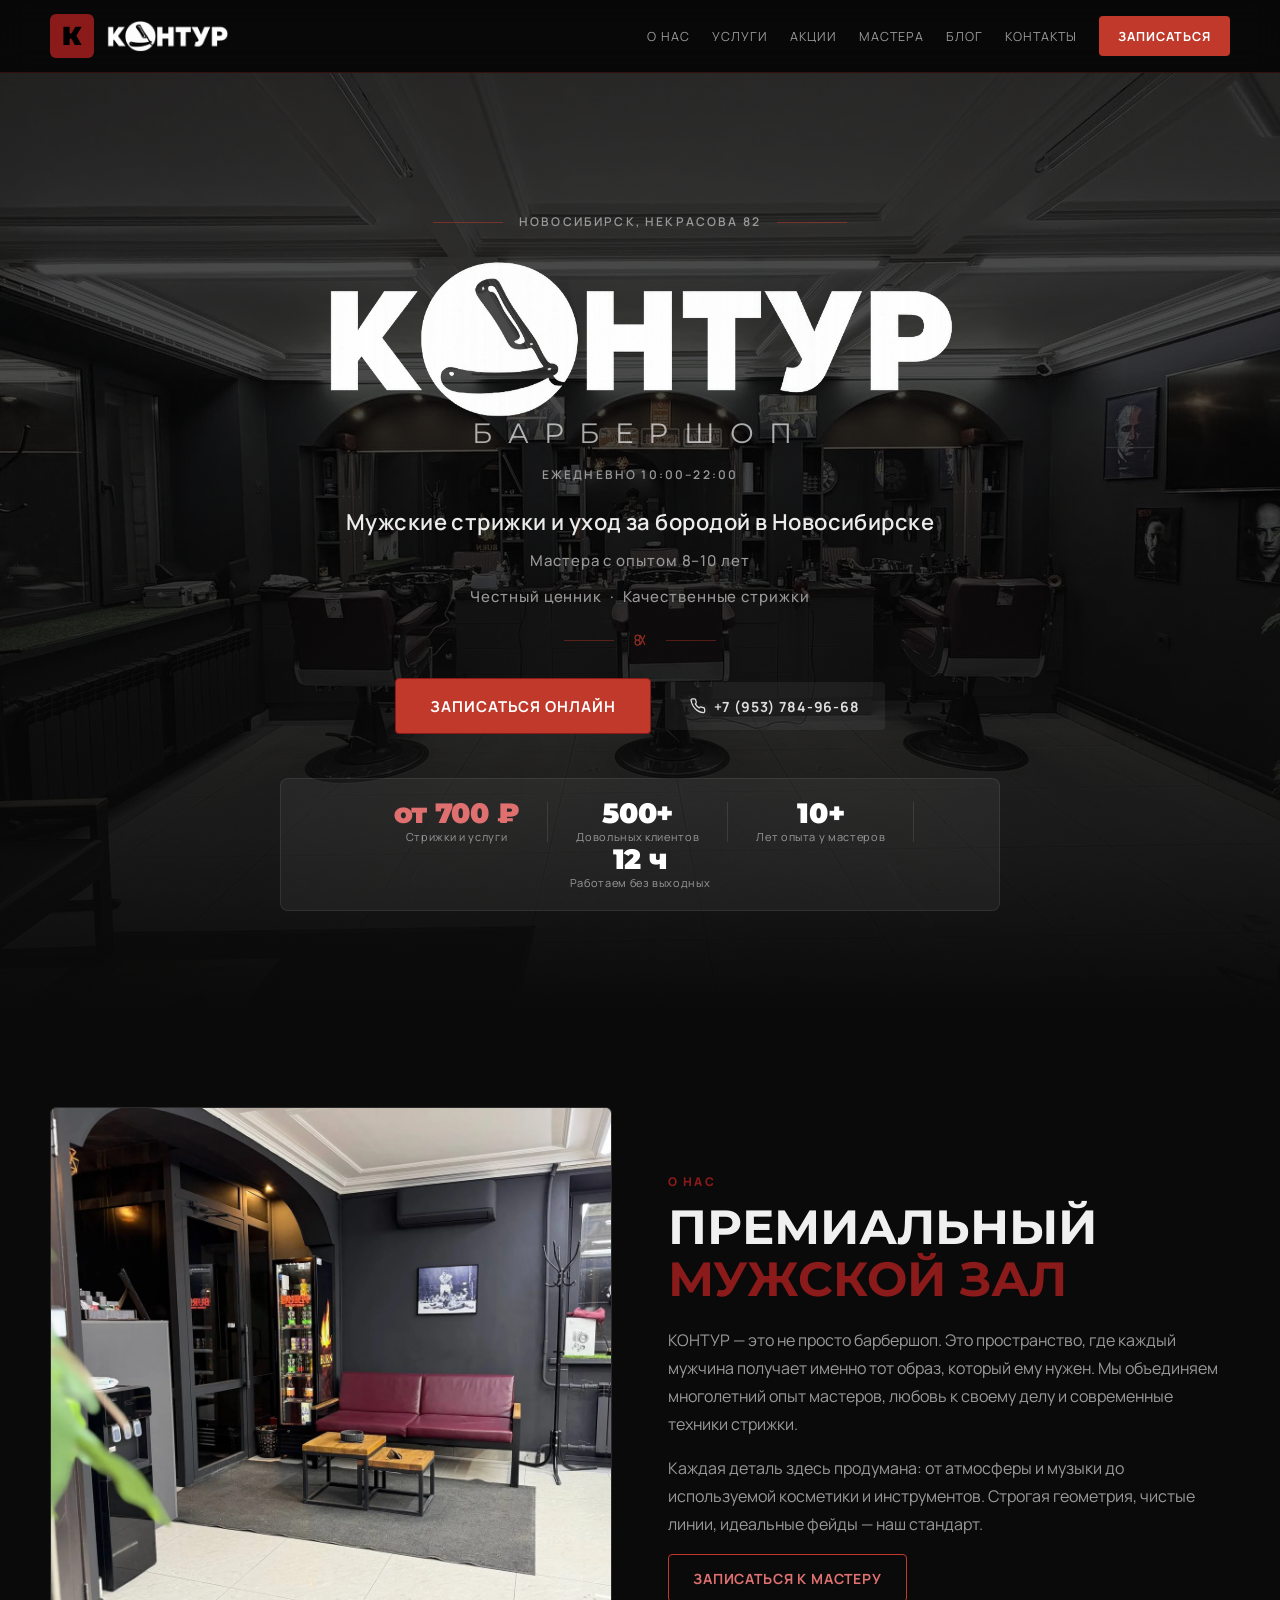
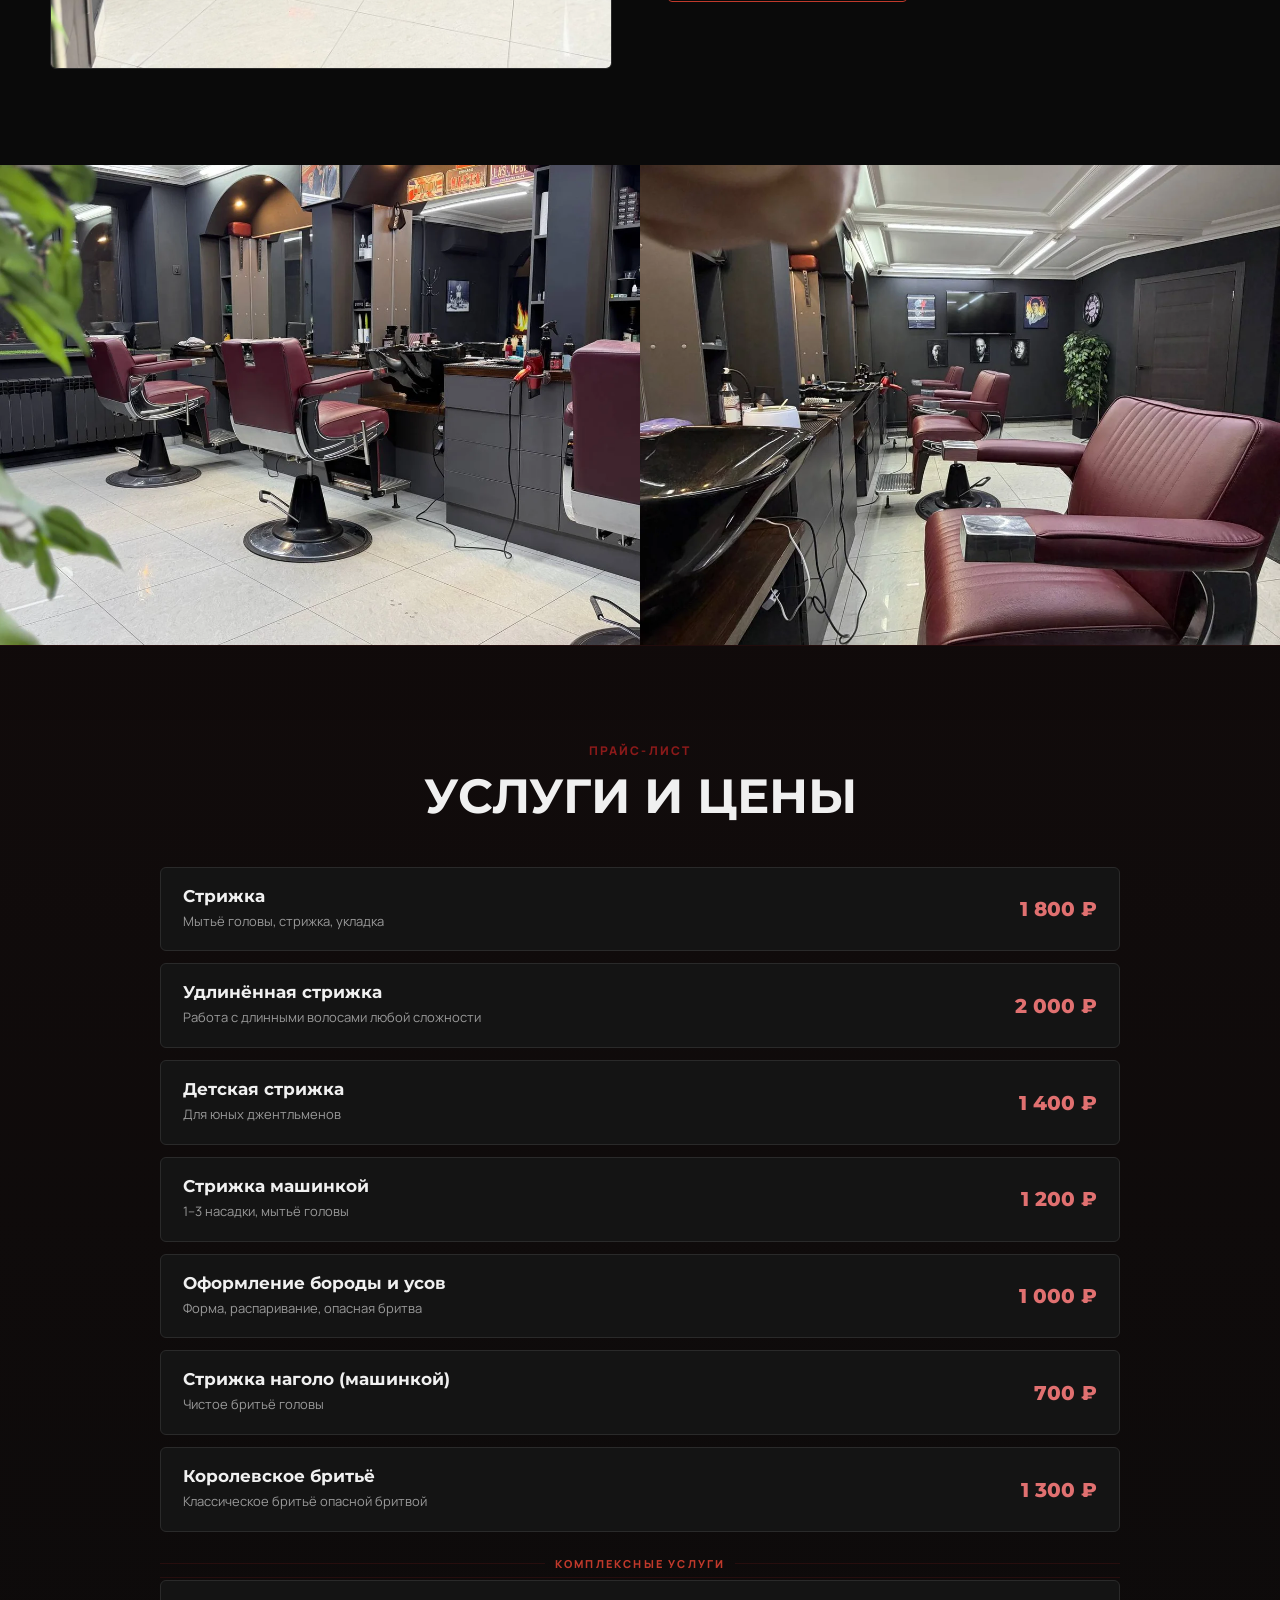
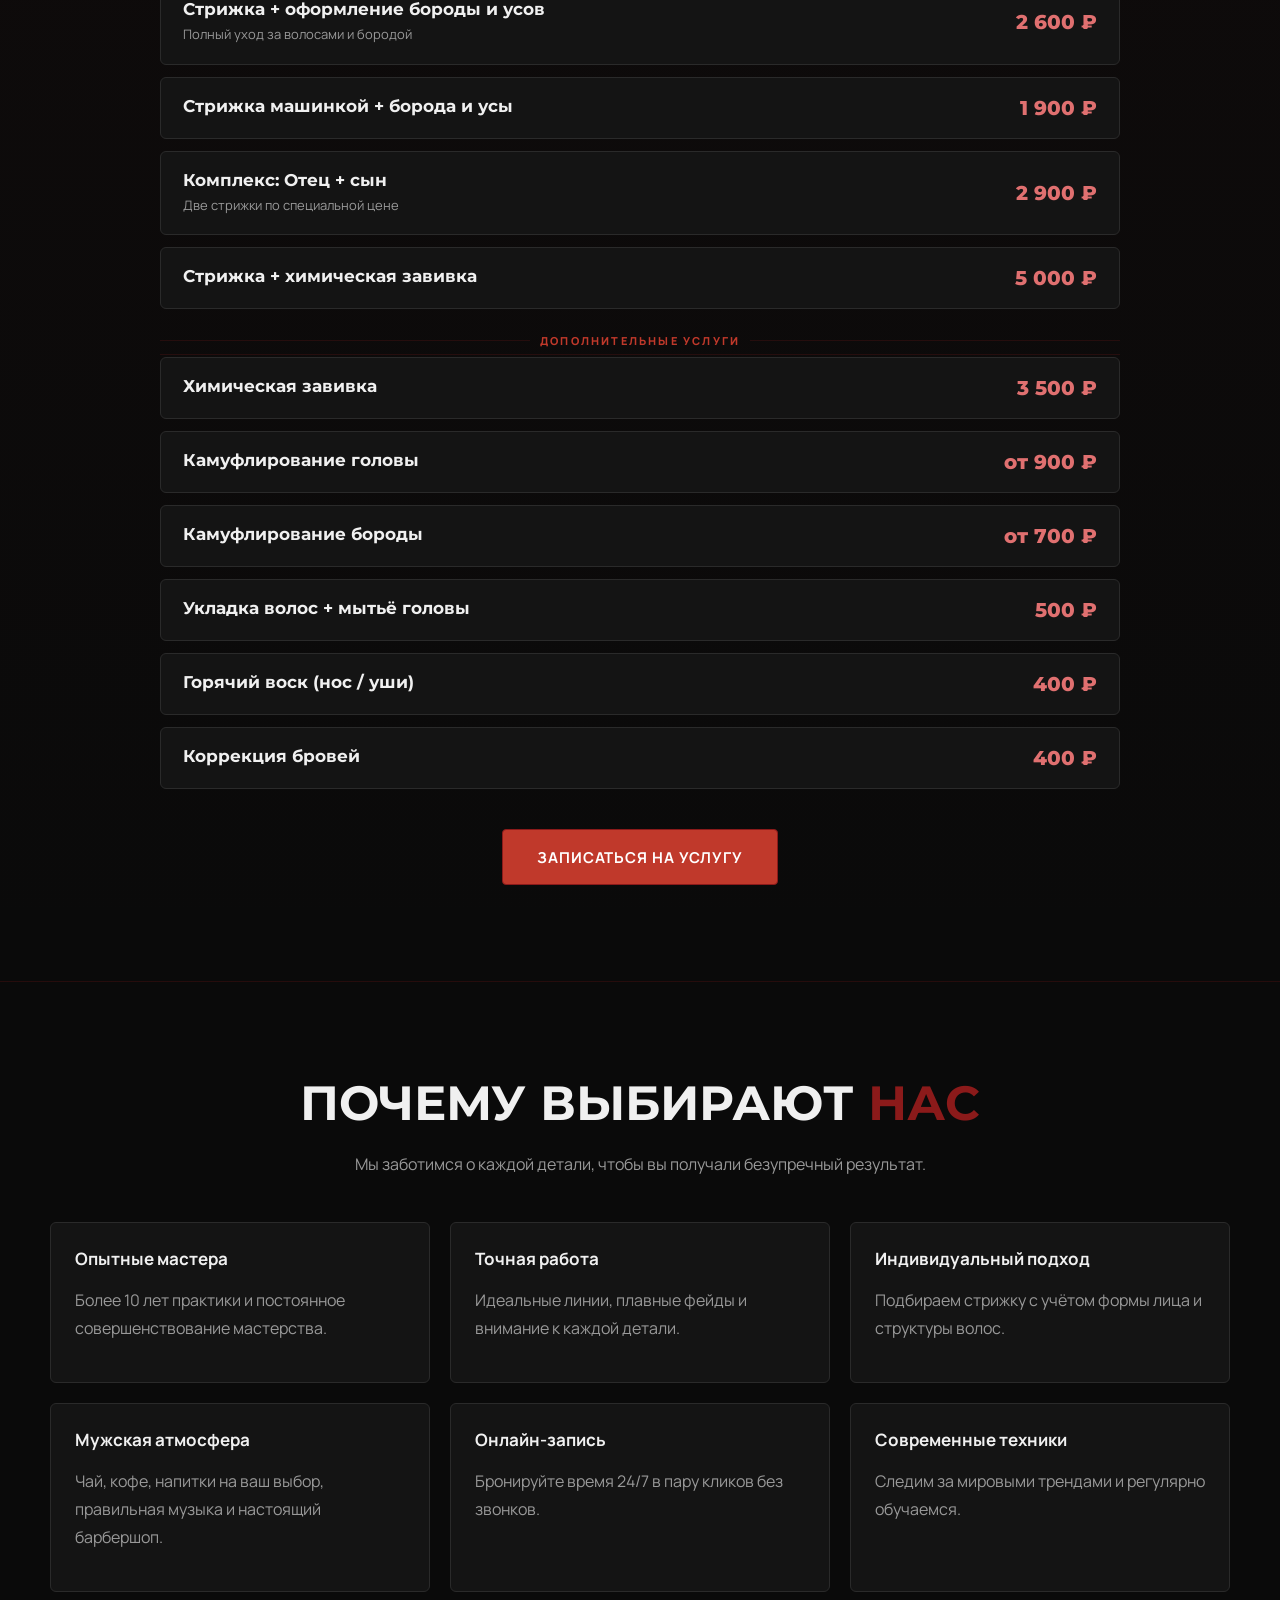
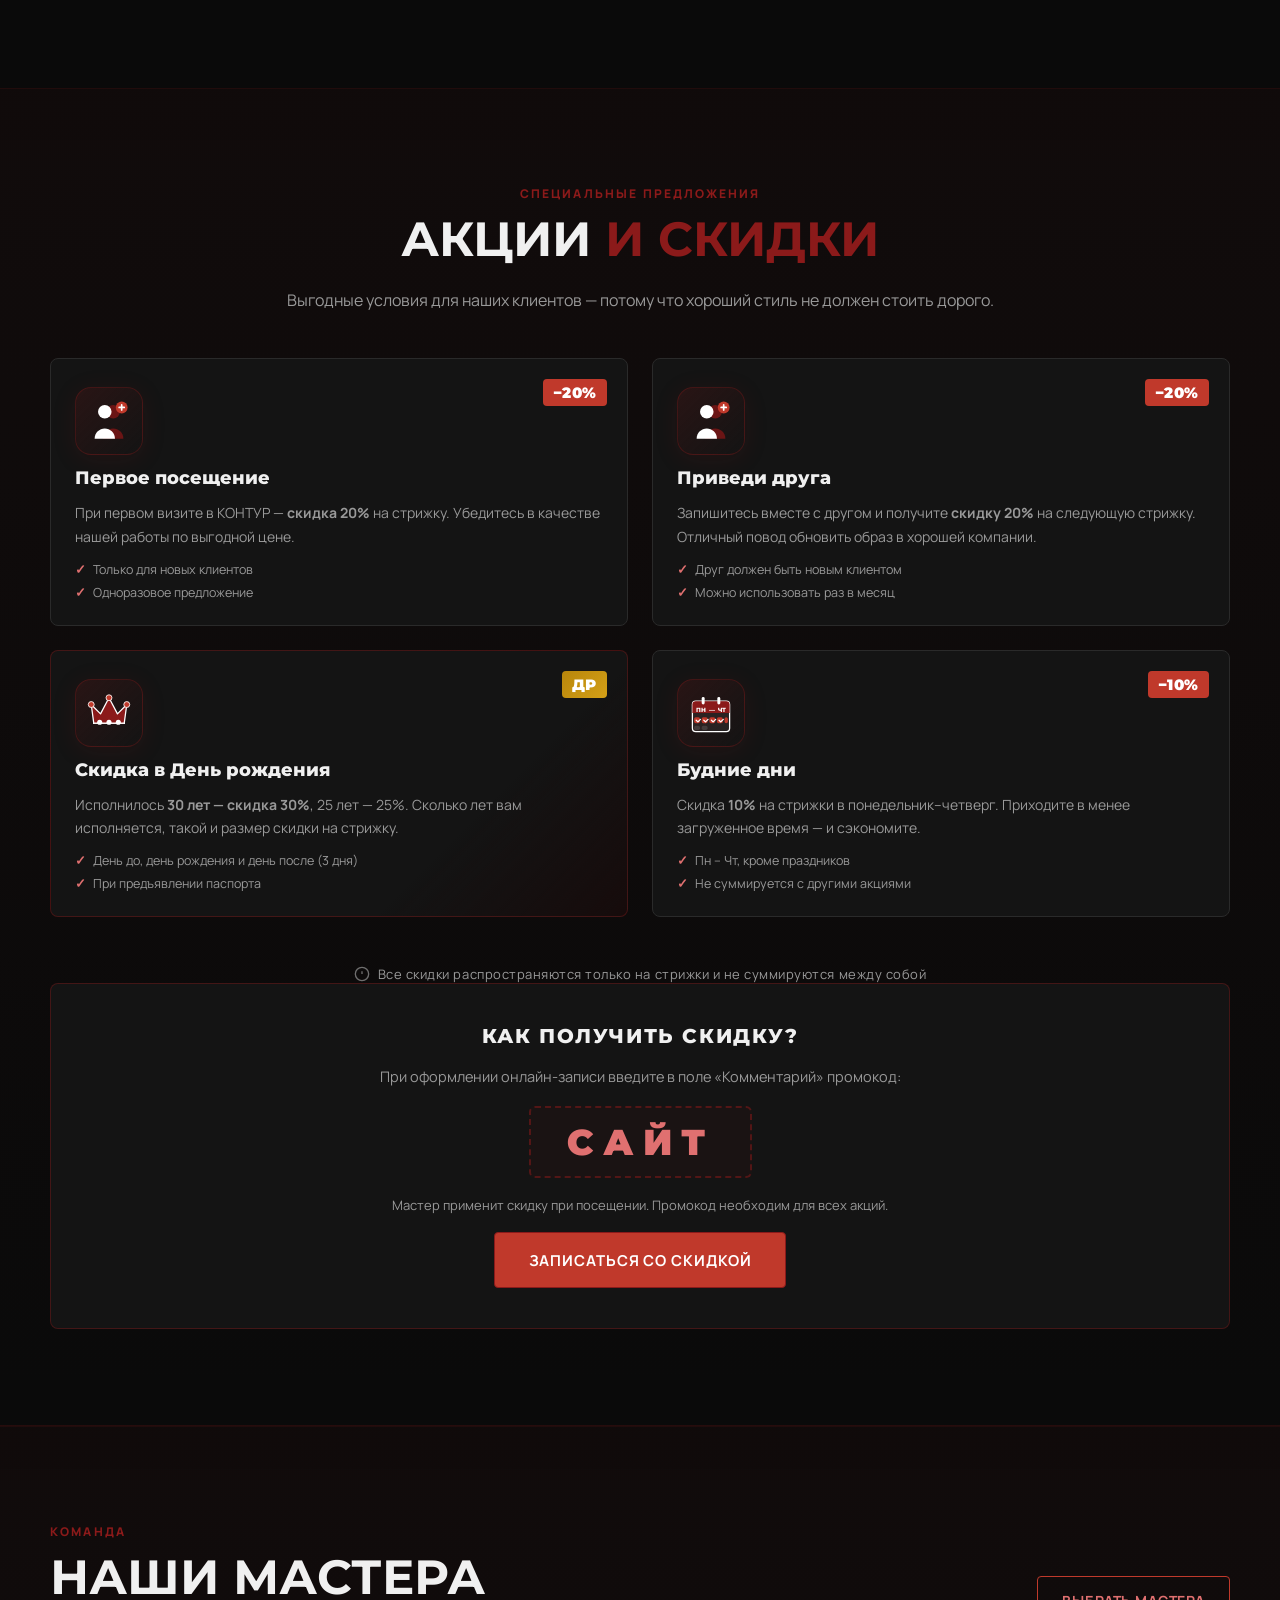
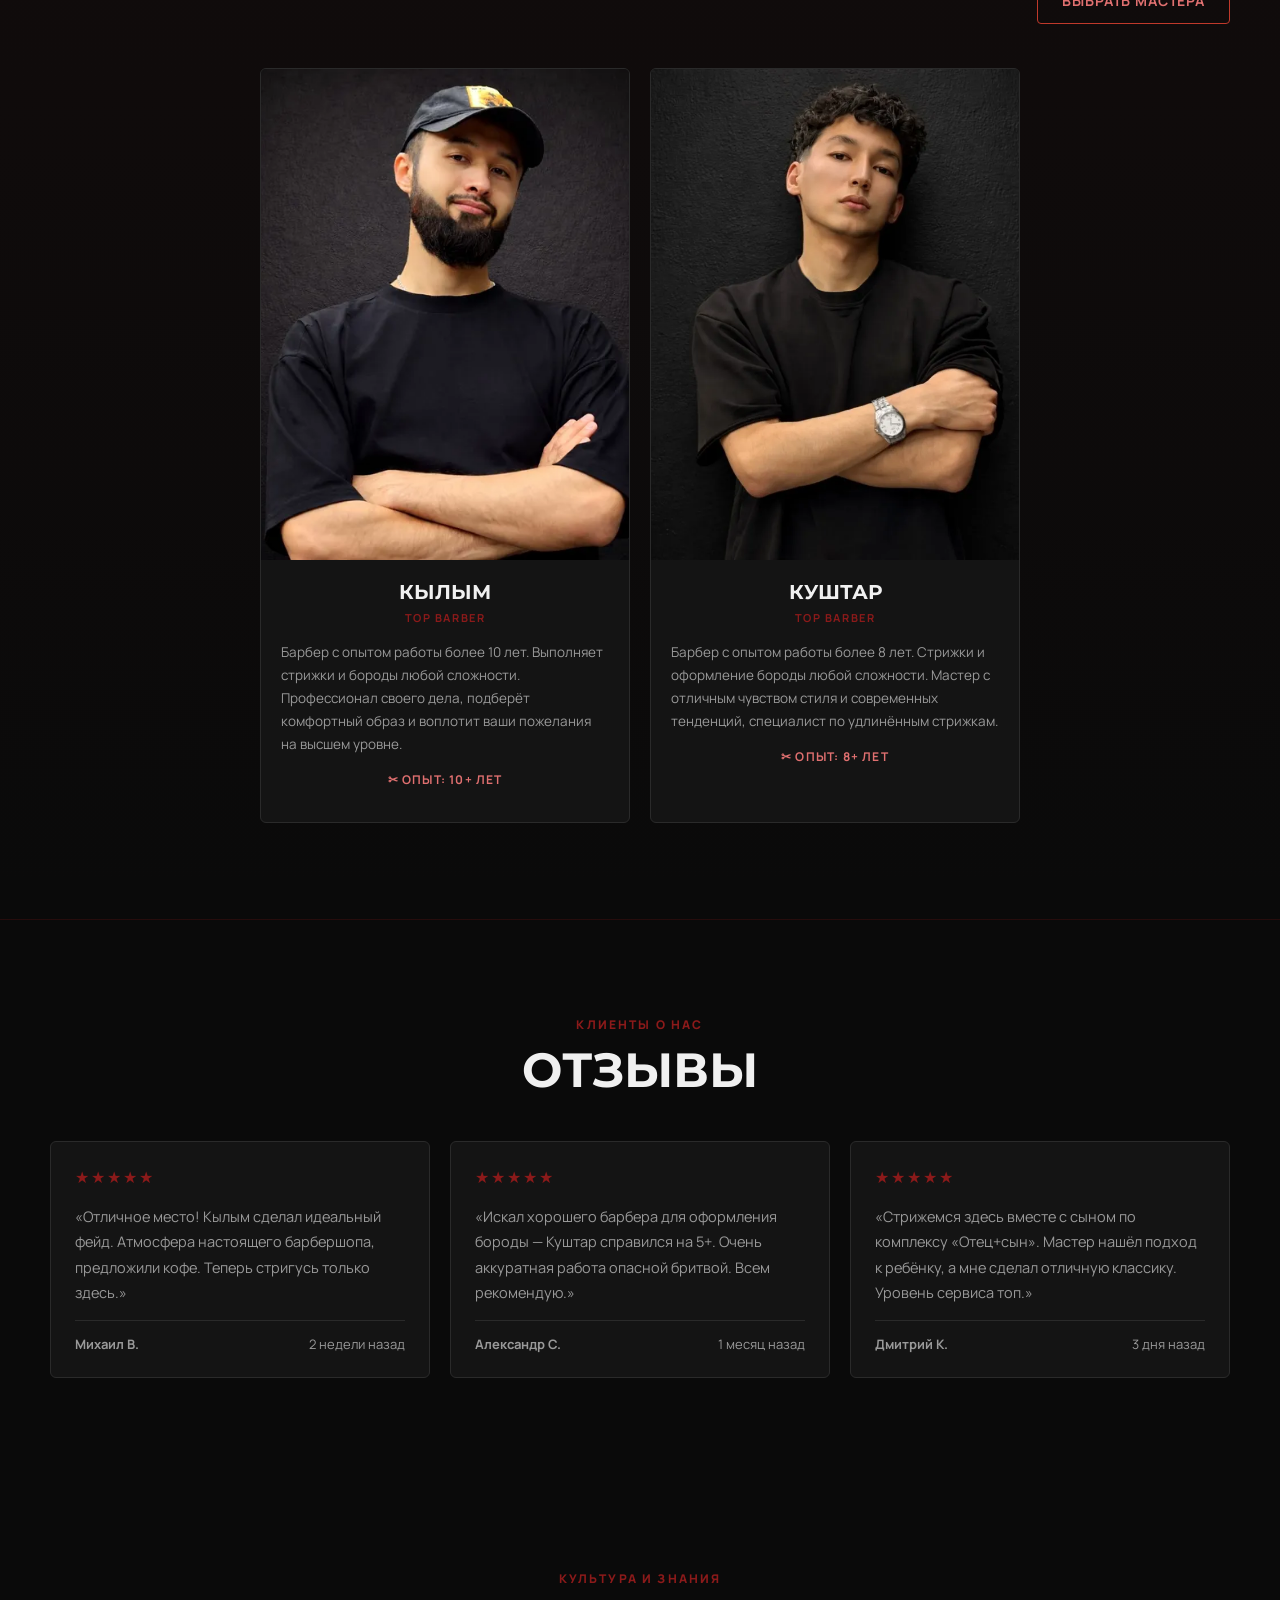
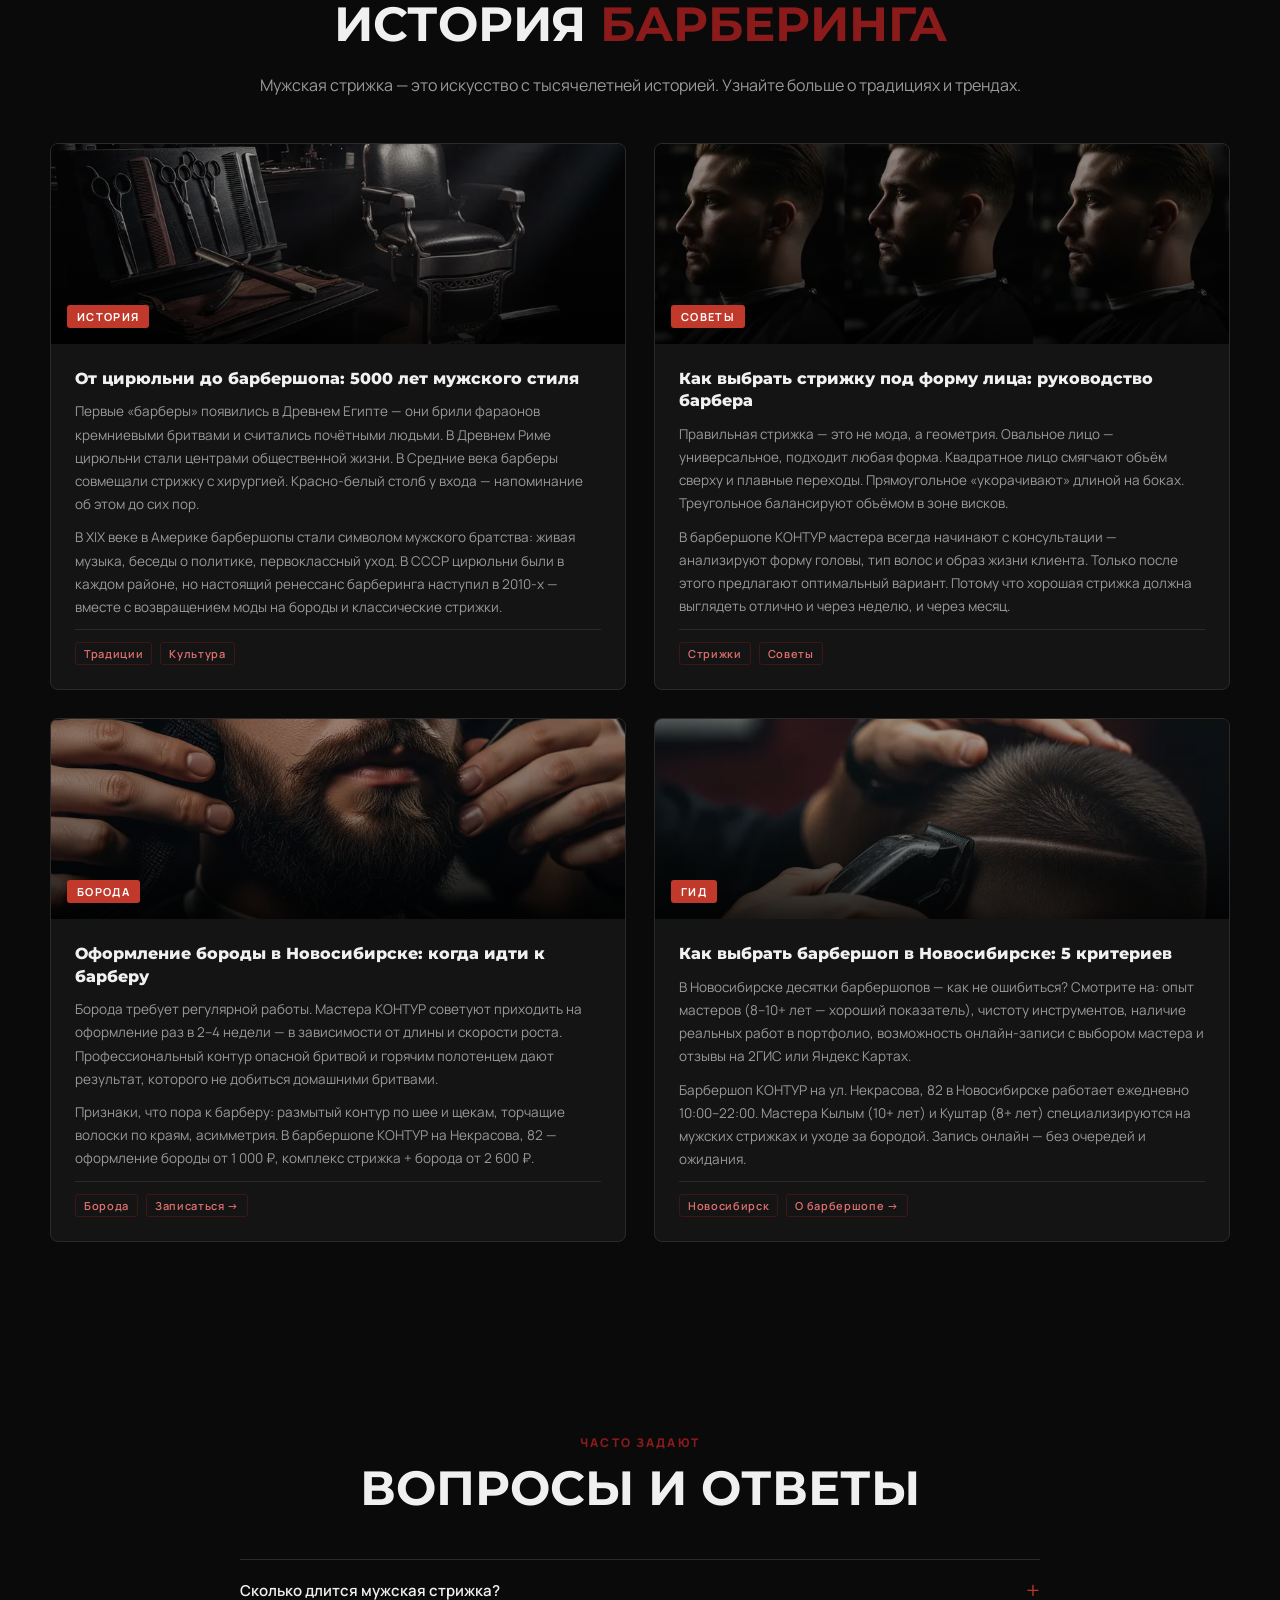
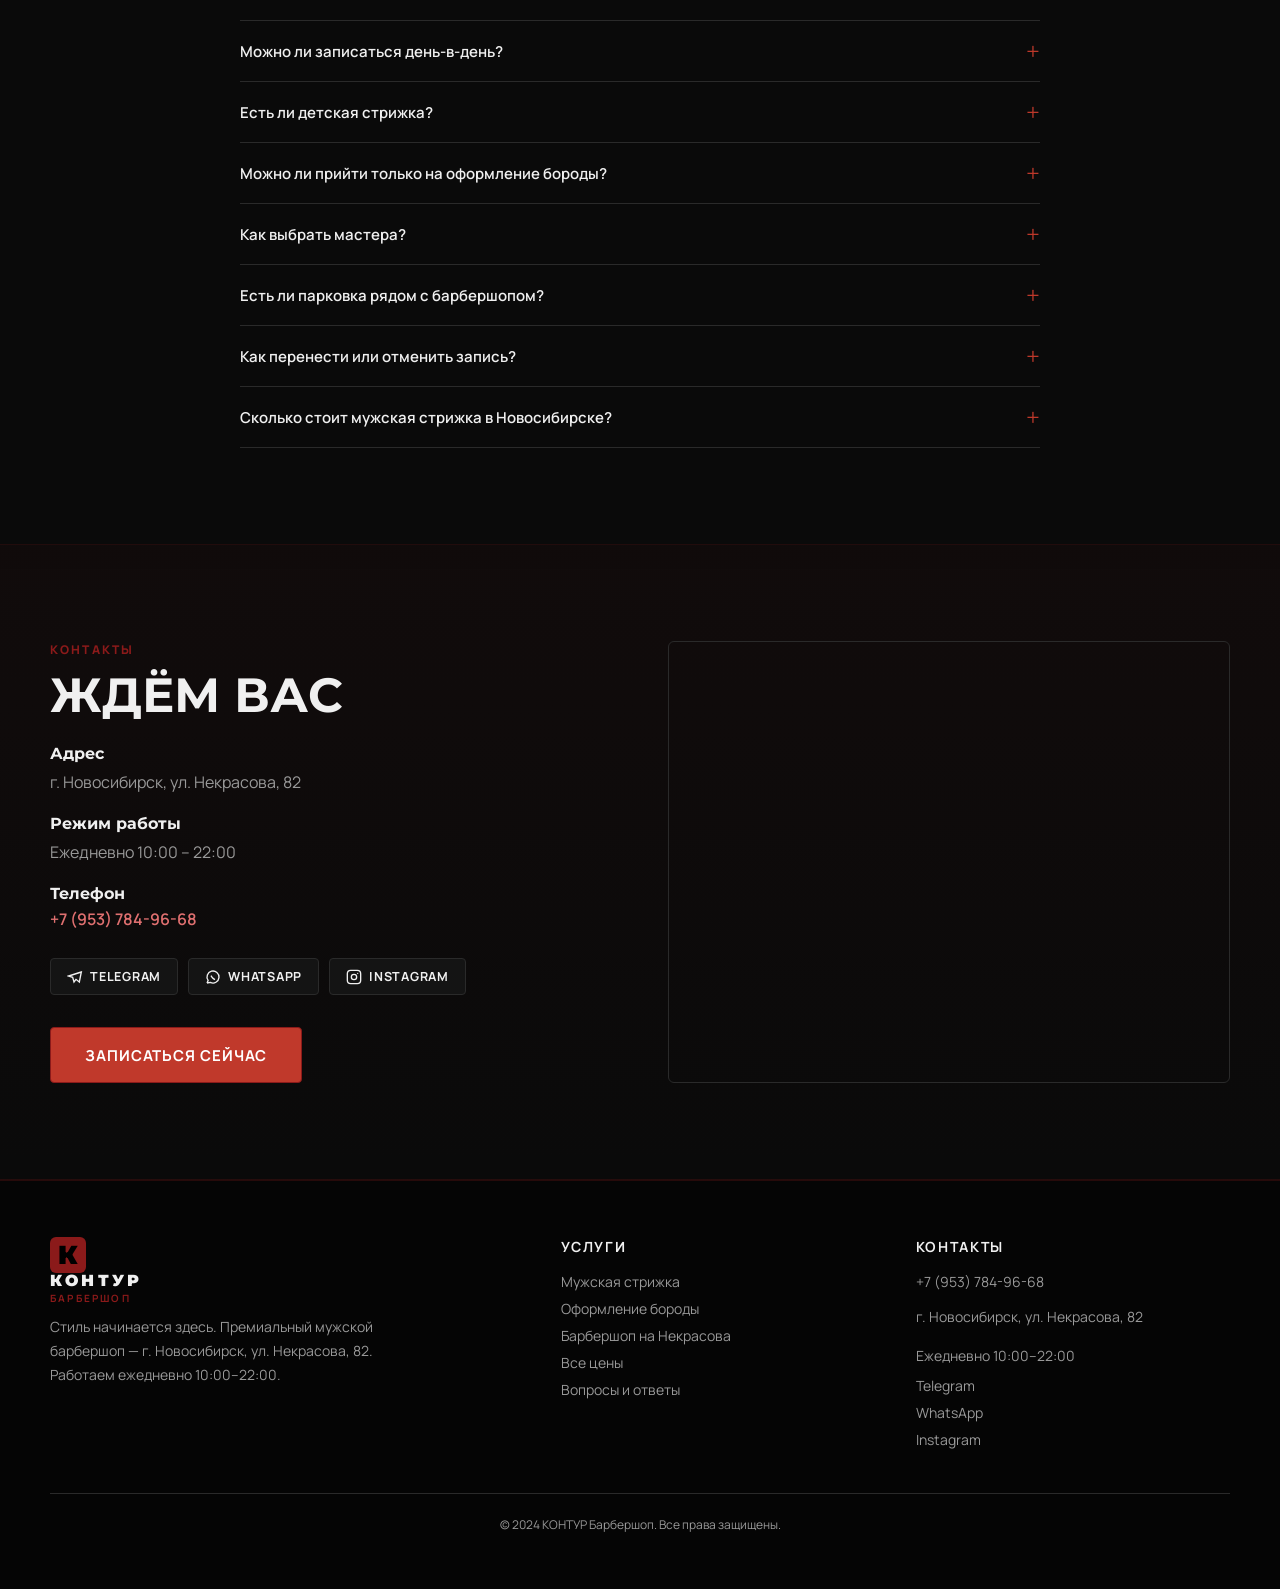
<file: docs/index.html>
<!DOCTYPE html>
<html lang="ru">
<head>
  <meta charset="UTF-8" />
  <meta name="viewport" content="width=device-width, initial-scale=1.0" />

  <!-- SEO: заголовок и описание -->
  <title>Барбершоп КОНТУР в Новосибирске — Стрижки и борода на Некрасова 82</title>
  <meta name="description" content="Мужской барбершоп КОНТУР в Новосибирске. Стрижки, оформление бороды, укладка. Опытные мастера, удобная запись онлайн. Адрес: ул. Некрасова, 82. Работаем ежедневно 10:00–22:00." />
  <meta name="keywords" content="барбершоп Новосибирск, мужская стрижка Новосибирск, стрижка бороды Новосибирск, барбер Новосибирск, КОНТУР барбершоп, стрижка Некрасова, барбершоп рядом" />

  <!-- Preload critical images -->
  <link rel="preload" as="image" href="./images/hero-bg.webp" type="image/webp" />
  <link rel="preload" as="image" href="./kontur-logo.webp" type="image/webp" />

  <!-- Гео-теги для Яндекса -->
  <meta name="geo.region" content="RU-NVS" />
  <meta name="geo.placename" content="Новосибирск" />
  <meta name="geo.position" content="54.989347;82.904635" />
  <meta name="ICBM" content="54.989347, 82.904635" />
  <meta name="yandex-verification" content="ЗАМЕНИТЕ_НА_ВАШ_КОД" />

  <!-- Open Graph (для Яндекс рекламы и соцсетей) -->
  <meta property="og:type" content="business.business" />
  <meta property="og:title" content="Барбершоп КОНТУР — Новосибирск, Некрасова 82" />
  <meta property="og:description" content="Мужской барбершоп в Новосибирске. Стрижки, борода, укладка. Запись онлайн 24/7." />
  <meta property="og:image" content="./opengraph.jpg" />
  <meta property="og:url" content="https://ВАШ_ДОМЕН/" />
  <meta property="og:locale" content="ru_RU" />

  <!-- Канонический URL -->
  <link rel="canonical" href="https://ВАШ_ДОМЕН/" />

  <!-- Структурированные данные Schema.org для локального бизнеса -->
  <script type="application/ld+json">
  {
    "@context": "https://schema.org",
    "@type": "Barbershop",
    "name": "КОНТУР Барбершоп",
    "description": "Мужской барбершоп в Новосибирске. Стрижки, оформление бороды, укладка.",
    "url": "https://ВАШ_ДОМЕН/",
    "telephone": "+79537849668",
    "priceRange": "₽₽",
    "address": {
      "@type": "PostalAddress",
      "streetAddress": "ул. Некрасова, 82",
      "addressLocality": "Новосибирск",
      "addressRegion": "Новосибирская область",
      "postalCode": "630099",
      "addressCountry": "RU"
    },
    "geo": {
      "@type": "GeoCoordinates",
      "latitude": 54.989347,
      "longitude": 82.904635
    },
    "openingHoursSpecification": [
      {
        "@type": "OpeningHoursSpecification",
        "dayOfWeek": ["Monday","Tuesday","Wednesday","Thursday","Friday","Saturday","Sunday"],
        "opens": "10:00",
        "closes": "22:00"
      }
    ],
    "sameAs": [
      "https://t.me/KONTURBARBERSHOP",
      "https://www.instagram.com/kontur.barbershop"
    ]
  }
  </script>

  <!-- Яндекс.Метрика — ЗАМЕНИТЕ XXXXXX на ваш номер счётчика -->
  <script type="text/javascript">
    (function(m,e,t,r,i,k,a){m[i]=m[i]||function(){(m[i].a=m[i].a||[]).push(arguments)};
    m[i].l=1*new Date();
    for(var j=0;j<document.scripts.length;j++){if(document.scripts[j].src===r){return;}}
    k=e.createElement(t),a=e.getElementsByTagName(t)[0],k.async=1,k.src=r,a.parentNode.insertBefore(k,a)})
    (window,document,"script","https://mc.yandex.ru/metrika/tag.js","ym");
    ym(XXXXXX,"init",{clickmap:true,trackLinks:true,accurateTrackBounce:true,webvisor:true});
  </script>
  <noscript><div><img src="https://mc.yandex.ru/watch/XXXXXX" style="position:absolute;left:-9999px;" alt="" /></div></noscript>
  <!-- /Яндекс.Метрика -->

  <link rel="icon" type="image/svg+xml" href="./favicon.svg" />
  <link rel="preconnect" href="https://fonts.googleapis.com">
  <link rel="preconnect" href="https://fonts.gstatic.com" crossorigin>
  <link href="https://fonts.googleapis.com/css2?family=Manrope:wght@300;400;500;600;700;800&family=Montserrat:wght@400;500;700;800;900&display=swap" rel="stylesheet">
  <link rel="stylesheet" href="./styles.css" />
</head>
<body>

  <header class="header" id="top">
    <div class="container nav-wrap">
      <a href="#top" class="brand">
        <div class="brand-logo"><span class="brand-k">К</span></div>
        <img src="./kontur-logo.webp" alt="КОНТУР" class="brand-logo-img-nav" />
      </a>
      <button class="menu-btn" id="menuBtn" aria-label="Меню">☰</button>
      <nav class="nav" id="nav">
        <a href="#about">О нас</a>
        <a href="#services">Услуги</a>
        <a href="#promo">Акции</a>
        <a href="#team">Мастера</a>
        <a href="#blog">Блог</a>
        <a href="#contact">Контакты</a>
        <a class="btn btn-nav" href="https://n655230.yclients.com/" target="_blank" rel="noopener" onclick="ym(XXXXXX,'reachGoal','click_zapis_nav')">Записаться</a>
      </nav>
    </div>
  </header>

  <main>

    <!-- HERO -->
    <section class="hero">
      <img class="hero-bg" src="./images/hero-bg.webp" alt="Интерьер барбершопа КОНТУР" loading="eager" fetchpriority="high" decoding="sync" />
      <div class="hero-overlay"></div>
      <div class="container hero-content">
        <div class="hero-eyebrow">
          <span class="hero-line"></span>
          <span class="hero-label">Новосибирск, Некрасова 82</span>
          <span class="hero-line"></span>
        </div>
        <h1 class="hero-title"><img src="./kontur-logo.webp" alt="КОНТУР Барбершоп" class="hero-logo-img" /></h1>
        <p class="hero-barber">БАРБЕРШОП</p>
        <p class="hero-hours">Ежедневно 10:00–22:00</p>
        <p class="hero-tagline">Мужские стрижки и уход за бородой в Новосибирске</p>
        <p class="hero-subtitle">Мастера с опытом 8–10 лет</p>
        <p class="hero-subtitle">Честный ценник &nbsp;·&nbsp; Качественные стрижки</p>
        <div class="hero-ornament">
          <span></span>
          <svg width="20" height="20" viewBox="0 0 24 24" fill="none" stroke="currentColor" stroke-width="1.5"><path d="M6 9c0 1.66 1.34 3 3 3s3-1.34 3-3-1.34-3-3-3-3 1.34-3 3zm0 6c0 1.66 1.34 3 3 3s3-1.34 3-3-1.34-3-3-3-3 1.34-3 3zm6-9l6 12m-6 0l6-12"/></svg>
          <span></span>
        </div>
        <div class="hero-actions">
          <a class="btn btn-red btn-lg" href="https://n655230.yclients.com/" target="_blank" rel="noopener" onclick="ym(XXXXXX,'reachGoal','click_zapis_hero')">
            Записаться онлайн
          </a>
          <a class="btn btn-ghost" href="tel:+79537849668">
            <svg width="16" height="16" viewBox="0 0 24 24" fill="none" stroke="currentColor" stroke-width="2" stroke-linecap="round" stroke-linejoin="round"><path d="M22 16.92v3a2 2 0 0 1-2.18 2 19.79 19.79 0 0 1-8.63-3.07A19.5 19.5 0 0 1 4.69 12a19.79 19.79 0 0 1-3.07-8.67A2 2 0 0 1 3.6 1.27h3a2 2 0 0 1 2 1.72 12.84 12.84 0 0 0 .7 2.81 2 2 0 0 1-.45 2.11L7.91 8.91a16 16 0 0 0 6 6l.91-.91a2 2 0 0 1 2.11-.45 12.84 12.84 0 0 0 2.81.7A2 2 0 0 1 21.73 16z"/></svg>
            +7 (953) 784-96-68
          </a>
        </div>
        <div class="hero-stats">
          <div class="hero-stat">
            <span class="hero-stat-num hero-stat-price">от 700 ₽</span>
            <span class="hero-stat-label">Стрижки и услуги</span>
          </div>
          <div class="hero-stat-sep"></div>
          <div class="hero-stat">
            <span class="hero-stat-num">500+</span>
            <span class="hero-stat-label">Довольных клиентов</span>
          </div>
          <div class="hero-stat-sep"></div>
          <div class="hero-stat">
            <span class="hero-stat-num">10+</span>
            <span class="hero-stat-label">Лет опыта у мастеров</span>
          </div>
          <div class="hero-stat-sep"></div>
          <div class="hero-stat">
            <span class="hero-stat-num">12 ч</span>
            <span class="hero-stat-label">Работаем без выходных</span>
          </div>
        </div>
      </div>
    </section>

    <!-- ABOUT -->
    <section class="section" id="about">
      <div class="container two-col">
        <div class="image-card">
          <img src="./images/about-interior.webp" alt="Интерьер барбершопа КОНТУР" loading="lazy" decoding="async" />
        </div>
        <div>
          <div class="eyebrow">О нас</div>
          <h2>ПРЕМИАЛЬНЫЙ <span>МУЖСКОЙ ЗАЛ</span></h2>
          <p>КОНТУР — это не просто барбершоп. Это пространство, где каждый мужчина получает именно тот образ, который ему нужен. Мы объединяем многолетний опыт мастеров, любовь к своему делу и современные техники стрижки.</p>
          <p>Каждая деталь здесь продумана: от атмосферы и музыки до используемой косметики и инструментов. Строгая геометрия, чистые линии, идеальные фейды — наш стандарт.</p>
          <a class="btn btn-outline" href="https://n655230.yclients.com/" target="_blank" rel="noopener" onclick="ym(XXXXXX,'reachGoal','click_zapis')">Записаться к мастеру</a>
        </div>
      </div>
    </section>

    <!-- GALLERY -->
    <section class="gallery-strip">
      <div class="gallery-strip-inner">
        <div class="gallery-strip-item">
          <img src="./images/interior-mirrors.webp" alt="Рабочие места барбершопа КОНТУР" loading="lazy" decoding="async" />
        </div>
        <div class="gallery-strip-item">
          <img src="./images/interior-chairs.webp" alt="Кресла барбершопа КОНТУР" loading="lazy" decoding="async" />
        </div>
      </div>
    </section>

    <!-- SERVICES -->
    <section class="section section-alt" id="services">
      <div class="container narrow">
        <div class="section-head center">
          <div class="eyebrow">Прайс-лист</div>
          <h2>УСЛУГИ И ЦЕНЫ</h2>
        </div>

        <div class="services">
          <!-- Основные -->
          <div class="service">
            <div><h3>Стрижка</h3><p>Мытьё головы, стрижка, укладка</p></div>
            <strong>1 800 ₽</strong>
          </div>
          <div class="service">
            <div><h3>Удлинённая стрижка</h3><p>Работа с длинными волосами любой сложности</p></div>
            <strong>2 000 ₽</strong>
          </div>
          <div class="service">
            <div><h3>Детская стрижка</h3><p>Для юных джентльменов</p></div>
            <strong>1 400 ₽</strong>
          </div>
          <div class="service">
            <div><h3>Стрижка машинкой</h3><p>1–3 насадки, мытьё головы</p></div>
            <strong>1 200 ₽</strong>
          </div>
          <div class="service">
            <div><h3>Оформление бороды и усов</h3><p>Форма, распаривание, опасная бритва</p></div>
            <strong>1 000 ₽</strong>
          </div>
          <div class="service">
            <div><h3>Стрижка наголо (машинкой)</h3><p>Чистое бритьё головы</p></div>
            <strong>700 ₽</strong>
          </div>
          <div class="service">
            <div><h3>Королевское бритьё</h3><p>Классическое бритьё опасной бритвой</p></div>
            <strong>1 300 ₽</strong>
          </div>
        </div>

        <div class="service-category-label">Комплексные услуги</div>

        <div class="services">
          <div class="service">
            <div><h3>Стрижка + оформление бороды и усов</h3><p>Полный уход за волосами и бородой</p></div>
            <strong>2 600 ₽</strong>
          </div>
          <div class="service">
            <div><h3>Стрижка машинкой + борода и усы</h3></div>
            <strong>1 900 ₽</strong>
          </div>
          <div class="service">
            <div><h3>Комплекс: Отец + сын</h3><p>Две стрижки по специальной цене</p></div>
            <strong>2 900 ₽</strong>
          </div>
          <div class="service">
            <div><h3>Стрижка + химическая завивка</h3></div>
            <strong>5 000 ₽</strong>
          </div>
        </div>

        <div class="service-category-label">Дополнительные услуги</div>

        <div class="services">
          <div class="service">
            <div><h3>Химическая завивка</h3></div>
            <strong>3 500 ₽</strong>
          </div>
          <div class="service">
            <div><h3>Камуфлирование головы</h3></div>
            <strong>от 900 ₽</strong>
          </div>
          <div class="service">
            <div><h3>Камуфлирование бороды</h3></div>
            <strong>от 700 ₽</strong>
          </div>
          <div class="service">
            <div><h3>Укладка волос + мытьё головы</h3></div>
            <strong>500 ₽</strong>
          </div>
          <div class="service">
            <div><h3>Горячий воск (нос / уши)</h3></div>
            <strong>400 ₽</strong>
          </div>
          <div class="service">
            <div><h3>Коррекция бровей</h3></div>
            <strong>400 ₽</strong>
          </div>
        </div>

        <div class="center mt-40">
          <a class="btn btn-red btn-lg" href="https://n655230.yclients.com/" target="_blank" rel="noopener" onclick="ym(XXXXXX,'reachGoal','click_zapis')">
            Записаться на услугу
          </a>
        </div>
      </div>
    </section>

    <!-- ADVANTAGES -->
    <section class="section" id="advantages">
      <div class="container">
        <div class="section-head center">
          <h2>ПОЧЕМУ ВЫБИРАЮТ <span>НАС</span></h2>
          <p>Мы заботимся о каждой детали, чтобы вы получали безупречный результат.</p>
        </div>
        <div class="grid-3">
          <article class="card"><h3>Опытные мастера</h3><p>Более 10 лет практики и постоянное совершенствование мастерства.</p></article>
          <article class="card"><h3>Точная работа</h3><p>Идеальные линии, плавные фейды и внимание к каждой детали.</p></article>
          <article class="card"><h3>Индивидуальный подход</h3><p>Подбираем стрижку с учётом формы лица и структуры волос.</p></article>
          <article class="card"><h3>Мужская атмосфера</h3><p>Чай, кофе, напитки на ваш выбор, правильная музыка и настоящий барбершоп.</p></article>
          <article class="card"><h3>Онлайн-запись</h3><p>Бронируйте время 24/7 в пару кликов без звонков.</p></article>
          <article class="card"><h3>Современные техники</h3><p>Следим за мировыми трендами и регулярно обучаемся.</p></article>
        </div>
      </div>
    </section>

    <!-- PROMO -->
    <section class="section section-alt" id="promo">
      <div class="container">
        <div class="section-head center">
          <div class="eyebrow">Специальные предложения</div>
          <h2>АКЦИИ <span>И СКИДКИ</span></h2>
          <p>Выгодные условия для наших клиентов — потому что хороший стиль не должен стоить дорого.</p>
        </div>

        <div class="promo-grid">

          <article class="promo-card">
            <div class="promo-icon">
              <svg xmlns="http://www.w3.org/2000/svg" viewBox="0 0 52 52" fill="none" width="44" height="44">
                <!-- Back person (burgundy) -->
                <circle cx="31" cy="15" r="8" fill="#6b1515"/>
                <path d="M19 47c0-7 5.8-12 12-12s12 5 12 12H19z" fill="#6b1515"/>
                <!-- Front person (white) -->
                <circle cx="21" cy="15" r="8" fill="#ffffff"/>
                <path d="M9 47c0-7 5.8-12 12-12s12 5 12 12H9z" fill="#ffffff"/>
                <!-- Plus badge -->
                <circle cx="41" cy="10" r="7" fill="#c0392b"/>
                <path d="M41 7v6M38 10h6" stroke="white" stroke-width="2" stroke-linecap="round"/>
              </svg>
            </div>
            <div class="promo-badge">−20%</div>
            <h3>Первое посещение</h3>
            <p>При первом визите в КОНТУР — <strong>скидка 20%</strong> на стрижку. Убедитесь в качестве нашей работы по выгодной цене.</p>
            <ul class="promo-rules">
              <li>Только для новых клиентов</li>
              <li>Одноразовое предложение</li>
            </ul>
          </article>

          <article class="promo-card">
            <div class="promo-icon">
              <svg xmlns="http://www.w3.org/2000/svg" viewBox="0 0 52 52" fill="none" width="44" height="44">
                <circle cx="31" cy="15" r="8" fill="#6b1515"/>
                <path d="M19 47c0-7 5.8-12 12-12s12 5 12 12H19z" fill="#6b1515"/>
                <circle cx="21" cy="15" r="8" fill="#ffffff"/>
                <path d="M9 47c0-7 5.8-12 12-12s12 5 12 12H9z" fill="#ffffff"/>
                <circle cx="41" cy="10" r="7" fill="#c0392b"/>
                <path d="M41 7v6M38 10h6" stroke="white" stroke-width="2" stroke-linecap="round"/>
              </svg>
            </div>
            <div class="promo-badge">−20%</div>
            <h3>Приведи друга</h3>
            <p>Запишитесь вместе с другом и получите <strong>скидку 20%</strong> на следующую стрижку. Отличный повод обновить образ в хорошей компании.</p>
            <ul class="promo-rules">
              <li>Друг должен быть новым клиентом</li>
              <li>Можно использовать раз в месяц</li>
            </ul>
          </article>

          <article class="promo-card promo-card--accent">
            <div class="promo-icon">
              <svg xmlns="http://www.w3.org/2000/svg" viewBox="0 0 52 52" fill="none" width="44" height="44">
                <!-- Crown body -->
                <path d="M8 38h36" stroke="white" stroke-width="2" stroke-linecap="round"/>
                <path d="M8 38L5 16l11 11L26 8l10 19 11-11-3 22H8z" fill="#8b1a1a" stroke="white" stroke-width="1.5" stroke-linejoin="round"/>
                <!-- Gems on crown base -->
                <circle cx="15" cy="37" r="3" fill="white"/>
                <circle cx="26" cy="37" r="3" fill="white"/>
                <circle cx="37" cy="37" r="3" fill="white"/>
                <!-- Gem tips -->
                <circle cx="5" cy="16" r="3.5" fill="#c0392b" stroke="white" stroke-width="1"/>
                <circle cx="26" cy="8" r="3.5" fill="#c0392b" stroke="white" stroke-width="1"/>
                <circle cx="47" cy="16" r="3.5" fill="#c0392b" stroke="white" stroke-width="1"/>
              </svg>
            </div>
            <div class="promo-badge promo-badge--gold">ДР</div>
            <h3>Скидка в День рождения</h3>
            <p>Исполнилось <strong>30 лет — скидка 30%</strong>, 25 лет — 25%. Сколько лет вам исполняется, такой и размер скидки на стрижку.</p>
            <ul class="promo-rules">
              <li>День до, день рождения и день после (3 дня)</li>
              <li>При предъявлении паспорта</li>
            </ul>
          </article>

          <article class="promo-card">
            <div class="promo-icon">
              <svg xmlns="http://www.w3.org/2000/svg" viewBox="0 0 52 52" fill="none" width="44" height="44">
                <!-- Calendar body -->
                <rect x="4" y="12" width="44" height="36" rx="4" fill="rgba(255,255,255,0.06)" stroke="white" stroke-width="1.5"/>
                <!-- Header (burgundy) -->
                <path d="M4 16a4 4 0 0 1 4-4h36a4 4 0 0 1 4 4v10H4V16z" fill="#8b1a1a"/>
                <!-- Header label ПН–ПТ -->
                <text x="26" y="24.5" text-anchor="middle" fill="white" font-size="7" font-weight="800" font-family="Montserrat,sans-serif" letter-spacing="0.5">ПН — ЧТ</text>
                <!-- Clips -->
                <rect x="15" y="7" width="3.5" height="9" rx="1.75" fill="white"/>
                <rect x="33.5" y="7" width="3.5" height="9" rx="1.75" fill="white"/>
                <!-- 5 weekday squares (red) -->
                <rect x="6" y="31" width="7" height="7" rx="2" fill="#c0392b"/>
                <rect x="15" y="31" width="7" height="7" rx="2" fill="#c0392b"/>
                <rect x="24" y="31" width="7" height="7" rx="2" fill="#c0392b"/>
                <rect x="33" y="31" width="7" height="7" rx="2" fill="#c0392b"/>
                <rect x="42" y="31" width="4" height="7" rx="2" fill="#c0392b"/>
                <!-- 2 weekend squares (dim) -->
                <rect x="6" y="41" width="7" height="5" rx="2" fill="rgba(255,255,255,0.12)"/>
                <rect x="15" y="41" width="7" height="5" rx="2" fill="rgba(255,255,255,0.12)"/>
                <!-- Check marks on weekday squares -->
                <path d="M8.5 34.5l2 2 3-3" stroke="white" stroke-width="1.5" stroke-linecap="round" stroke-linejoin="round"/>
                <path d="M17.5 34.5l2 2 3-3" stroke="white" stroke-width="1.5" stroke-linecap="round" stroke-linejoin="round"/>
                <path d="M26.5 34.5l2 2 3-3" stroke="white" stroke-width="1.5" stroke-linecap="round" stroke-linejoin="round"/>
                <path d="M35.5 34.5l2 2 3-3" stroke="white" stroke-width="1.5" stroke-linecap="round" stroke-linejoin="round"/>
              </svg>
            </div>
            <div class="promo-badge">−10%</div>
            <h3>Будние дни</h3>
            <p>Скидка <strong>10%</strong> на стрижки в понедельник–четверг. Приходите в менее загруженное время — и сэкономите.</p>
            <ul class="promo-rules">
              <li>Пн – Чт, кроме праздников</li>
              <li>Не суммируется с другими акциями</li>
            </ul>
          </article>

        </div>

        <div class="promo-note">
          <svg width="16" height="16" viewBox="0 0 24 24" fill="none" stroke="currentColor" stroke-width="2"><circle cx="12" cy="12" r="10"/><line x1="12" y1="8" x2="12" y2="12"/><line x1="12" y1="16" x2="12.01" y2="16"/></svg>
          Все скидки распространяются только на стрижки и не суммируются между собой
        </div>

        <div class="promo-code-block">
          <div class="promo-code-inner">
            <div class="promo-code-label">Как получить скидку?</div>
            <p class="promo-code-desc">При оформлении онлайн-записи введите в поле «Комментарий» промокод:</p>
            <div class="promo-code-tag">САЙТ</div>
            <p class="promo-code-note">Мастер применит скидку при посещении. Промокод необходим для всех акций.</p>
            <a class="btn btn-red btn-lg" href="https://n655230.yclients.com/" target="_blank" rel="noopener" onclick="ym(XXXXXX,'reachGoal','click_zapis')">
              Записаться со скидкой
            </a>
          </div>
        </div>

      </div>
    </section>

    <!-- TEAM -->
    <section class="section section-alt" id="team">
      <div class="container">
        <div class="section-head between">
          <div>
            <div class="eyebrow">Команда</div>
            <h2>НАШИ МАСТЕРА</h2>
          </div>
          <a class="btn btn-outline" href="https://n655230.yclients.com/" target="_blank" rel="noopener" onclick="ym(XXXXXX,'reachGoal','click_zapis')">Выбрать мастера</a>
        </div>
        <div class="grid-2-team">
          <article class="team-card">
            <div class="team-card-photo">
              <img src="./images/kylym.webp" alt="Кылым" loading="lazy" decoding="async" />
            </div>
            <div class="team-card-body">
              <h3>КЫЛЫМ</h3>
              <p class="role">Top Barber</p>
              <p class="bio">Барбер с опытом работы более 10 лет. Выполняет стрижки и бороды любой сложности. Профессионал своего дела, подберёт комфортный образ и воплотит ваши пожелания на высшем уровне.</p>
              <p class="team-exp">✂ Опыт: 10+ лет</p>
            </div>
          </article>
          <article class="team-card">
            <div class="team-card-photo">
              <img src="./images/kushtar.webp" alt="Куштар" loading="lazy" decoding="async" />
            </div>
            <div class="team-card-body">
              <h3>КУШТАР</h3>
              <p class="role">Top Barber</p>
              <p class="bio">Барбер с опытом работы более 8 лет. Стрижки и оформление бороды любой сложности. Мастер с отличным чувством стиля и современных тенденций, специалист по удлинённым стрижкам.</p>
              <p class="team-exp">✂ Опыт: 8+ лет</p>
            </div>
          </article>
        </div>
      </div>
    </section>

    <!-- REVIEWS -->
    <section class="section" id="reviews">
      <div class="container">
        <div class="section-head center">
          <div class="eyebrow">Клиенты о нас</div>
          <h2>ОТЗЫВЫ</h2>
        </div>
        <div class="grid-3">
          <article class="review">
            <div class="stars">★★★★★</div>
            <p>«Отличное место! Кылым сделал идеальный фейд. Атмосфера настоящего барбершопа, предложили кофе. Теперь стригусь только здесь.»</p>
            <div class="review-meta"><strong>Михаил В.</strong><span>2 недели назад</span></div>
          </article>
          <article class="review">
            <div class="stars">★★★★★</div>
            <p>«Искал хорошего барбера для оформления бороды — Куштар справился на 5+. Очень аккуратная работа опасной бритвой. Всем рекомендую.»</p>
            <div class="review-meta"><strong>Александр С.</strong><span>1 месяц назад</span></div>
          </article>
          <article class="review">
            <div class="stars">★★★★★</div>
            <p>«Стрижемся здесь вместе с сыном по комплексу «Отец+сын». Мастер нашёл подход к ребёнку, а мне сделал отличную классику. Уровень сервиса топ.»</p>
            <div class="review-meta"><strong>Дмитрий К.</strong><span>3 дня назад</span></div>
          </article>
        </div>
      </div>
    </section>

    <!-- BLOG / HISTORY -->
    <section class="section" id="blog">
      <div class="container">
        <div class="section-head center">
          <div class="eyebrow">Культура и знания</div>
          <h2>ИСТОРИЯ <span>БАРБЕРИНГА</span></h2>
          <p>Мужская стрижка — это искусство с тысячелетней историей. Узнайте больше о традициях и трендах.</p>
        </div>

        <div class="blog-grid">

          <article class="blog-card">
            <div class="blog-card-img blog-card-img--1">
              <img src="./images/blog-history.webp" alt="История барбершопа" loading="lazy" width="640" height="200">
              <div class="blog-card-category">История</div>
            </div>
            <div class="blog-card-body">
              <h3>От цирюльни до барбершопа: 5000 лет мужского стиля</h3>
              <p>Первые «барберы» появились в Древнем Египте — они брили фараонов кремниевыми бритвами и считались почётными людьми. В Древнем Риме цирюльни стали центрами общественной жизни. В Средние века барберы совмещали стрижку с хирургией. Красно-белый столб у входа — напоминание об этом до сих пор.</p>
              <p>В XIX веке в Америке барбершопы стали символом мужского братства: живая музыка, беседы о политике, первоклассный уход. В СССР цирюльни были в каждом районе, но настоящий ренессанс барберинга наступил в 2010-х — вместе с возвращением моды на бороды и классические стрижки.</p>
              <div class="blog-card-footer">
                <span class="blog-tag">Традиции</span>
                <span class="blog-tag">Культура</span>
              </div>
            </div>
          </article>

          <article class="blog-card">
            <div class="blog-card-img blog-card-img--2">
              <img src="./images/blog-faceshape.webp" alt="Как выбрать стрижку под форму лица" loading="lazy" width="640" height="200">
              <div class="blog-card-category">Советы</div>
            </div>
            <div class="blog-card-body">
              <h3>Как выбрать стрижку под форму лица: руководство барбера</h3>
              <p>Правильная стрижка — это не мода, а геометрия. Овальное лицо — универсальное, подходит любая форма. Квадратное лицо смягчают объём сверху и плавные переходы. Прямоугольное «укорачивают» длиной на боках. Треугольное балансируют объёмом в зоне висков.</p>
              <p>В барбершопе КОНТУР мастера всегда начинают с консультации — анализируют форму головы, тип волос и образ жизни клиента. Только после этого предлагают оптимальный вариант. Потому что хорошая стрижка должна выглядеть отлично и через неделю, и через месяц.</p>
              <div class="blog-card-footer">
                <span class="blog-tag">Стрижки</span>
                <span class="blog-tag">Советы</span>
              </div>
            </div>
          </article>

          <article class="blog-card">
            <div class="blog-card-img blog-card-img--3">
              <img src="./images/blog-beard.webp" alt="Оформление бороды в Новосибирске" loading="lazy" width="640" height="200">
              <div class="blog-card-category">Борода</div>
            </div>
            <div class="blog-card-body">
              <h3>Оформление бороды в Новосибирске: когда идти к барберу</h3>
              <p>Борода требует регулярной работы. Мастера КОНТУР советуют приходить на оформление раз в 2–4 недели — в зависимости от длины и скорости роста. Профессиональный контур опасной бритвой и горячим полотенцем дают результат, которого не добиться домашними бритвами.</p>
              <p>Признаки, что пора к барберу: размытый контур по шее и щекам, торчащие волоски по краям, асимметрия. В барбершопе КОНТУР на Некрасова, 82 — оформление бороды от 1 000 ₽, комплекс стрижка + борода от 2 600 ₽.</p>
              <div class="blog-card-footer">
                <span class="blog-tag">Борода</span>
                <a class="blog-tag" href="/oformlenie-borody-novosibirsk" style="text-decoration:none;">Записаться →</a>
              </div>
            </div>
          </article>

          <article class="blog-card">
            <div class="blog-card-img blog-card-img--4">
              <img src="./images/blog-fade.webp" alt="Как выбрать барбершоп в Новосибирске" loading="lazy" width="640" height="200">
              <div class="blog-card-category">Гид</div>
            </div>
            <div class="blog-card-body">
              <h3>Как выбрать барбершоп в Новосибирске: 5 критериев</h3>
              <p>В Новосибирске десятки барбершопов — как не ошибиться? Смотрите на: опыт мастеров (8–10+ лет — хороший показатель), чистоту инструментов, наличие реальных работ в портфолио, возможность онлайн-записи с выбором мастера и отзывы на 2ГИС или Яндекс Картах.</p>
              <p>Барбершоп КОНТУР на ул. Некрасова, 82 в Новосибирске работает ежедневно 10:00–22:00. Мастера Кылым (10+ лет) и Куштар (8+ лет) специализируются на мужских стрижках и уходе за бородой. Запись онлайн — без очередей и ожидания.</p>
              <div class="blog-card-footer">
                <span class="blog-tag">Новосибирск</span>
                <a class="blog-tag" href="/barbershop-nekrasova" style="text-decoration:none;">О барбершопе →</a>
              </div>
            </div>
          </article>

        </div>
      </div>
    </section>

    <!-- FAQ -->
    <section class="section" id="faq">
      <div class="container">
        <div class="section-head center">
          <div class="eyebrow">Часто задают</div>
          <h2>ВОПРОСЫ И ОТВЕТЫ</h2>
        </div>
        <div class="faq-grid">
          <details class="faq-item">
            <summary>Сколько длится мужская стрижка?</summary>
            <div class="faq-answer">Классическая мужская стрижка занимает 45–60 минут, включая мытьё головы и укладку. Фейд и более сложные техники — до 75 минут. Точное время указывается при онлайн-записи.</div>
          </details>
          <details class="faq-item">
            <summary>Можно ли записаться день-в-день?</summary>
            <div class="faq-answer">Да, если есть свободное окно у мастера. Проверить наличие мест и записаться онлайн можно через <a href="https://n655230.yclients.com/" target="_blank" rel="noopener">систему бронирования</a> в любое время суток. Также можно позвонить или написать в мессенджер.</div>
          </details>
          <details class="faq-item">
            <summary>Есть ли детская стрижка?</summary>
            <div class="faq-answer">Да. Детская стрижка для мальчиков до 12 лет стоит 1 400 ₽. Мастера КОНТУР умеют работать с детьми — спокойная атмосфера, никакой спешки, аккуратный результат.</div>
          </details>
          <details class="faq-item">
            <summary>Можно ли прийти только на оформление бороды?</summary>
            <div class="faq-answer">Конечно. Оформление бороды — самостоятельная услуга за 1 000 ₽. Время — 30–45 минут. Записывайтесь через онлайн-запись или по телефону, выбирая «Оформление бороды и усов».</div>
          </details>
          <details class="faq-item">
            <summary>Как выбрать мастера?</summary>
            <div class="faq-answer">В КОНТУР работают два опытных барбера: Кылым (10+ лет) и Куштар (8+ лет). При записи онлайн можно выбрать конкретного мастера. Если сомневаетесь — позвоните, расскажем о специализации каждого.</div>
          </details>
          <details class="faq-item">
            <summary>Есть ли парковка рядом с барбершопом?</summary>
            <div class="faq-answer">Да, парковка есть на прилегающих улицах рядом с ул. Некрасова, 82. Также до нас легко добраться на общественном транспорте — остановки в шаговой доступности.</div>
          </details>
          <details class="faq-item">
            <summary>Как перенести или отменить запись?</summary>
            <div class="faq-answer">Позвоните по номеру <a href="tel:+79537849668">+7 (953) 784-96-68</a> или напишите в Telegram / WhatsApp не менее чем за 2 часа до записи. Запись также можно изменить самостоятельно в системе онлайн-бронирования.</div>
          </details>
          <details class="faq-item">
            <summary>Сколько стоит мужская стрижка в Новосибирске?</summary>
            <div class="faq-answer">В барбершопе КОНТУР: стрижка (с мытьём и укладкой) — 1 800 ₽, стрижка машинкой — 1 200 ₽, удлинённая — 2 000 ₽, детская — 1 400 ₽. Комплекс стрижка + борода — 2 600 ₽. Смотрите <a href="#services">полный прайс-лист →</a></div>
          </details>
        </div>
      </div>
    </section>

    <!-- CONTACTS -->
    <section class="section section-alt" id="contact">
      <div class="container two-col" style="align-items: stretch;">
        <div>
          <div class="eyebrow">Контакты</div>
          <h2>ЖДЁМ ВАС</h2>
          <div class="contacts-list">
            <div>
              <h3>Адрес</h3>
              <p>г. Новосибирск, ул. Некрасова, 82</p>
            </div>
            <div>
              <h3>Режим работы</h3>
              <p>Ежедневно 10:00 – 22:00</p>
            </div>
            <div>
              <h3>Телефон</h3>
              <a class="contact-link" href="tel:+79537849668">+7 (953) 784-96-68</a>
            </div>
          </div>

          <div class="social-row">
            <a class="social-btn" href="https://t.me/KONTURBARBERSHOP" target="_blank" rel="noopener">
              <svg width="16" height="16" viewBox="0 0 24 24" fill="none" stroke="currentColor" stroke-width="2"><path d="M21.5 4.5L2.5 10.5l6 2 2 7 3-4 5 4 3-15z"/></svg>
              Telegram
            </a>
            <a class="social-btn" href="https://wa.me/qr/NWLI3OBQTMAFO1" target="_blank" rel="noopener">
              <svg width="16" height="16" viewBox="0 0 24 24" fill="none" stroke="currentColor" stroke-width="2"><path d="M3 21l1.65-3.8a9 9 0 1 1 3.4 2.9L3 21"/><path d="M9 10c.5 1 1 2 2.5 3.5s2.5 2 3.5 2.5"/></svg>
              WhatsApp
            </a>
            <a class="social-btn" href="https://www.instagram.com/kontur.barbershop?igsh=MTFwaXQxMGl1YWFjZg==" target="_blank" rel="noopener">
              <svg width="16" height="16" viewBox="0 0 24 24" fill="none" stroke="currentColor" stroke-width="2"><rect x="2" y="2" width="20" height="20" rx="5"/><circle cx="12" cy="12" r="4"/><circle cx="17.5" cy="6.5" r="1" fill="currentColor" stroke="none"/></svg>
              Instagram
            </a>
          </div>

          <div style="margin-top: 32px;">
            <a class="btn btn-red btn-lg" href="https://n655230.yclients.com/" target="_blank" rel="noopener" onclick="ym(XXXXXX,'reachGoal','click_zapis_contact')">
              Записаться сейчас
            </a>
          </div>
        </div>

        <div class="map-card">
          <iframe
            src="https://yandex.ru/map-widget/v1/-/CPftAXks"
            width="100%"
            height="400"
            frameborder="0"
            allowfullscreen
            loading="lazy"
            style="border-radius: 6px; display: block;"
            title="Карта — г. Новосибирск, ул. Некрасова, 82"
          ></iframe>
        </div>
      </div>
    </section>

  </main>

  <footer class="footer">
    <div class="container footer-grid">
      <div>
        <a href="#top" class="footer-brand">
          <div class="brand-logo"><span class="brand-k">К</span></div>
          <div class="brand-name">
            <span class="brand-title" style="font-size:16px;">КОНТУР</span>
            <span class="brand-sub">Барбершоп</span>
          </div>
        </a>
        <p class="footer-text">Стиль начинается здесь. Премиальный мужской барбершоп — г. Новосибирск, ул. Некрасова, 82. Работаем ежедневно 10:00–22:00.</p>
      </div>
      <div>
        <h3>Услуги</h3>
        <a href="/muzhskaya-strizhka-novosibirsk">Мужская стрижка</a>
        <a href="/oformlenie-borody-novosibirsk">Оформление бороды</a>
        <a href="/barbershop-nekrasova">Барбершоп на Некрасова</a>
        <a href="#services">Все цены</a>
        <a href="#faq">Вопросы и ответы</a>
      </div>
      <div>
        <h3>Контакты</h3>
        <a href="tel:+79537849668">+7 (953) 784-96-68</a>
        <p>г. Новосибирск, ул. Некрасова, 82</p>
        <p>Ежедневно 10:00–22:00</p>
        <a href="https://t.me/KONTURBARBERSHOP" target="_blank" rel="noopener">Telegram</a>
        <a href="https://wa.me/qr/NWLI3OBQTMAFO1" target="_blank" rel="noopener">WhatsApp</a>
        <a href="https://www.instagram.com/kontur.barbershop?igsh=MTFwaXQxMGl1YWFjZg==" target="_blank" rel="noopener">Instagram</a>
      </div>
    </div>
    <div class="container footer-copy">
      © 2024 КОНТУР Барбершоп. Все права защищены.
    </div>
  </footer>

  <script src="./script.js"></script>
</body>
</html>
</file>
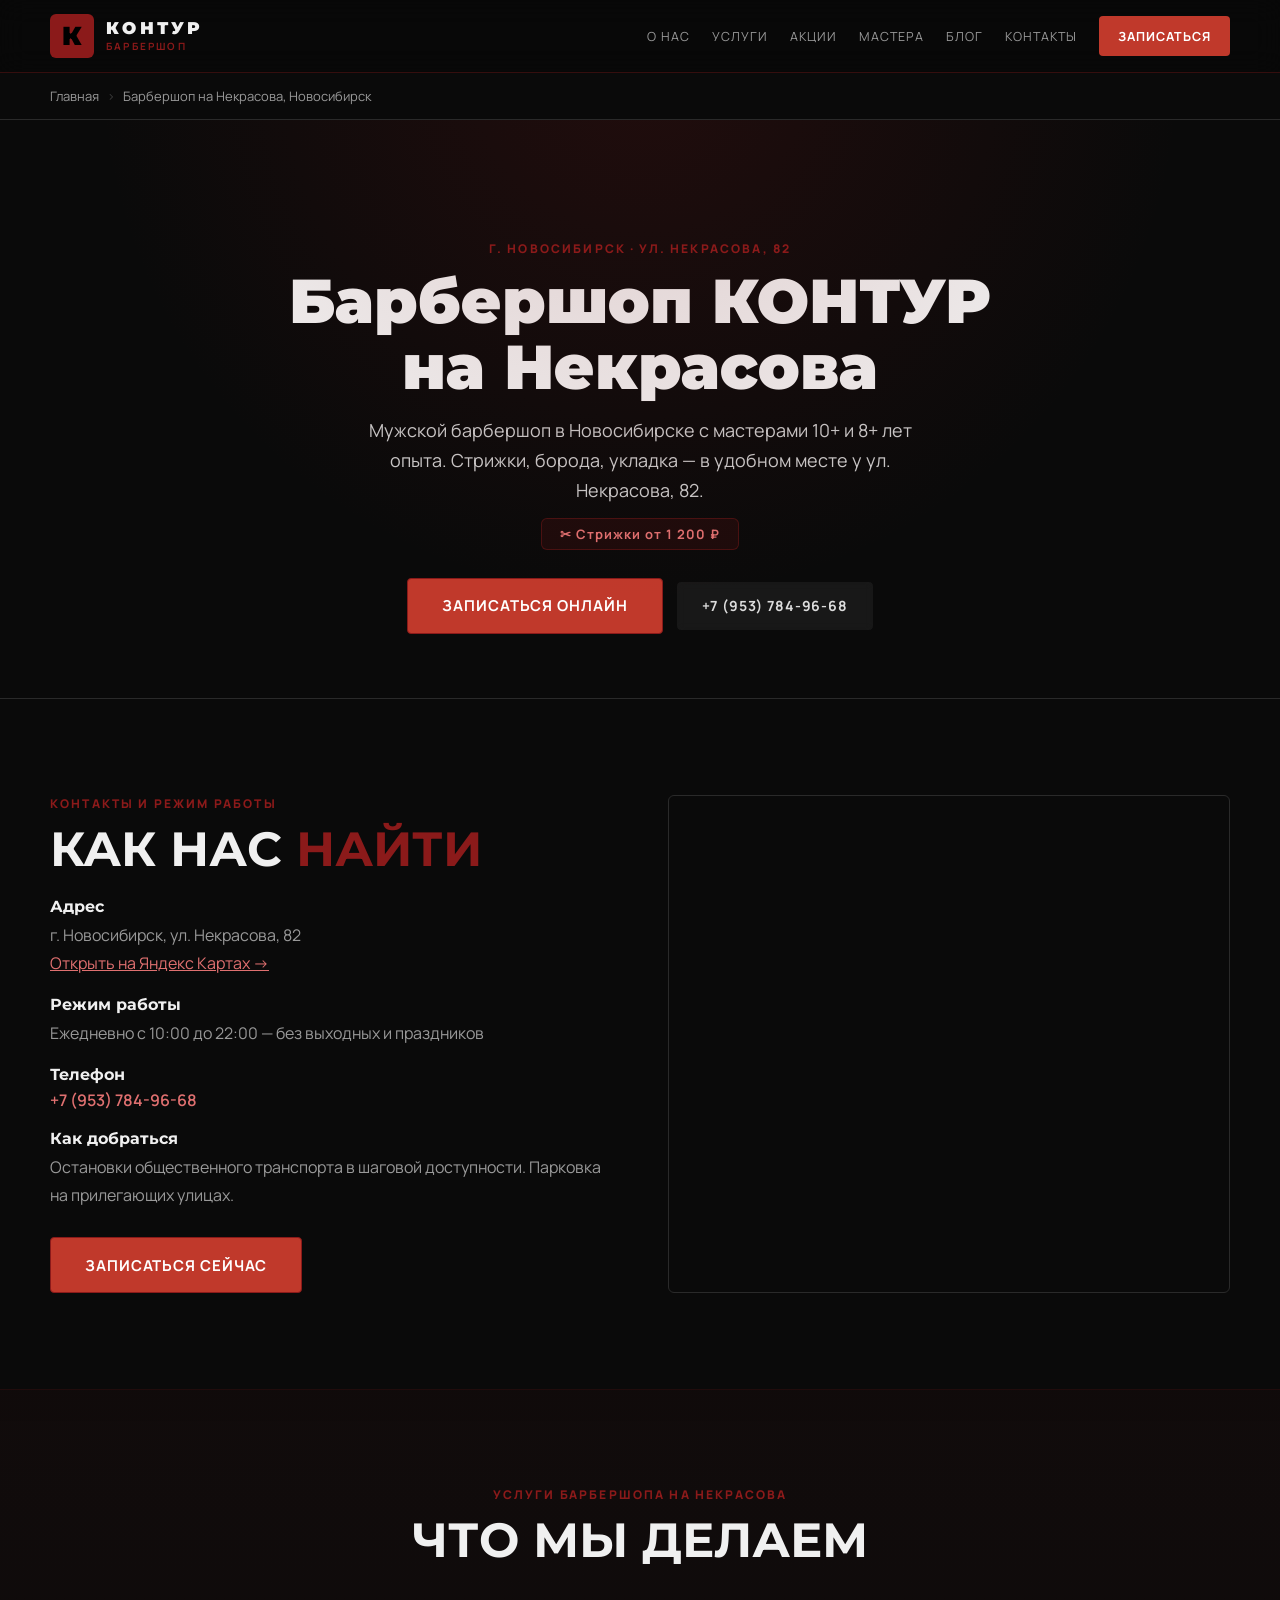
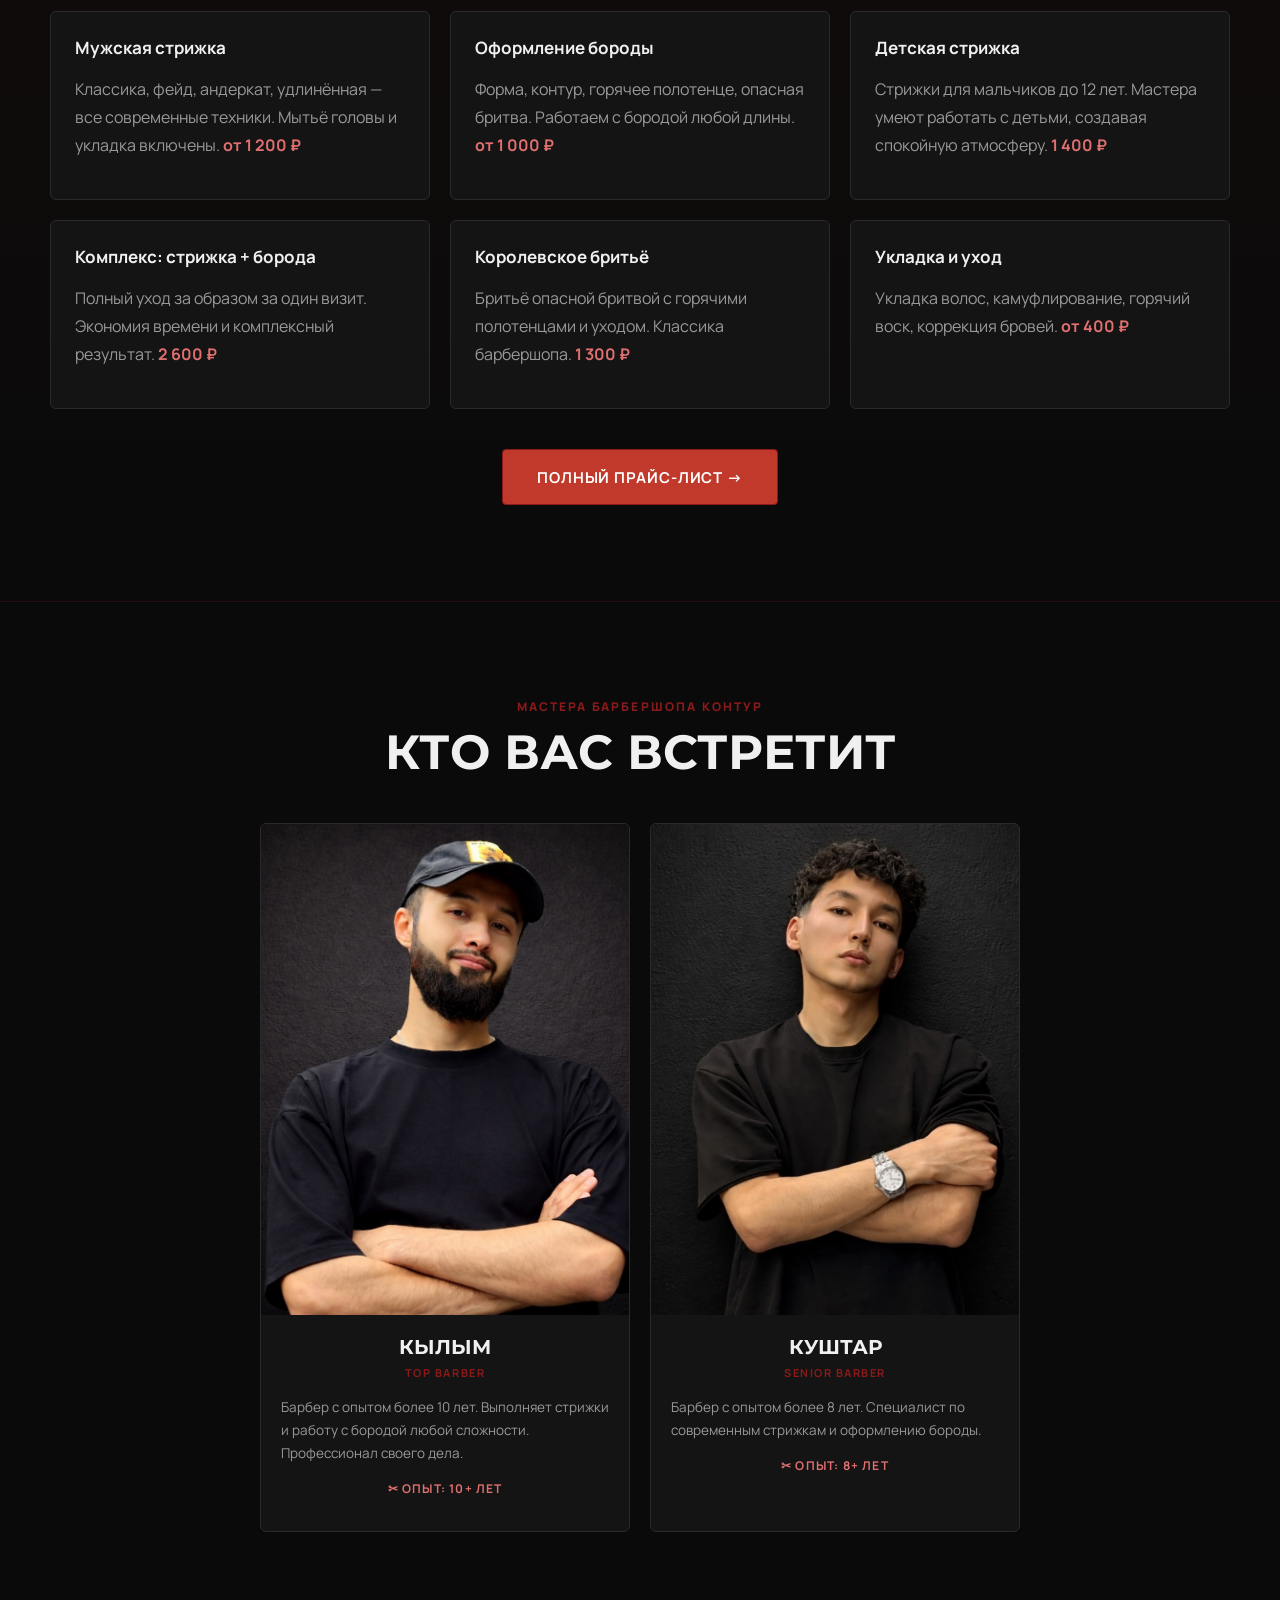
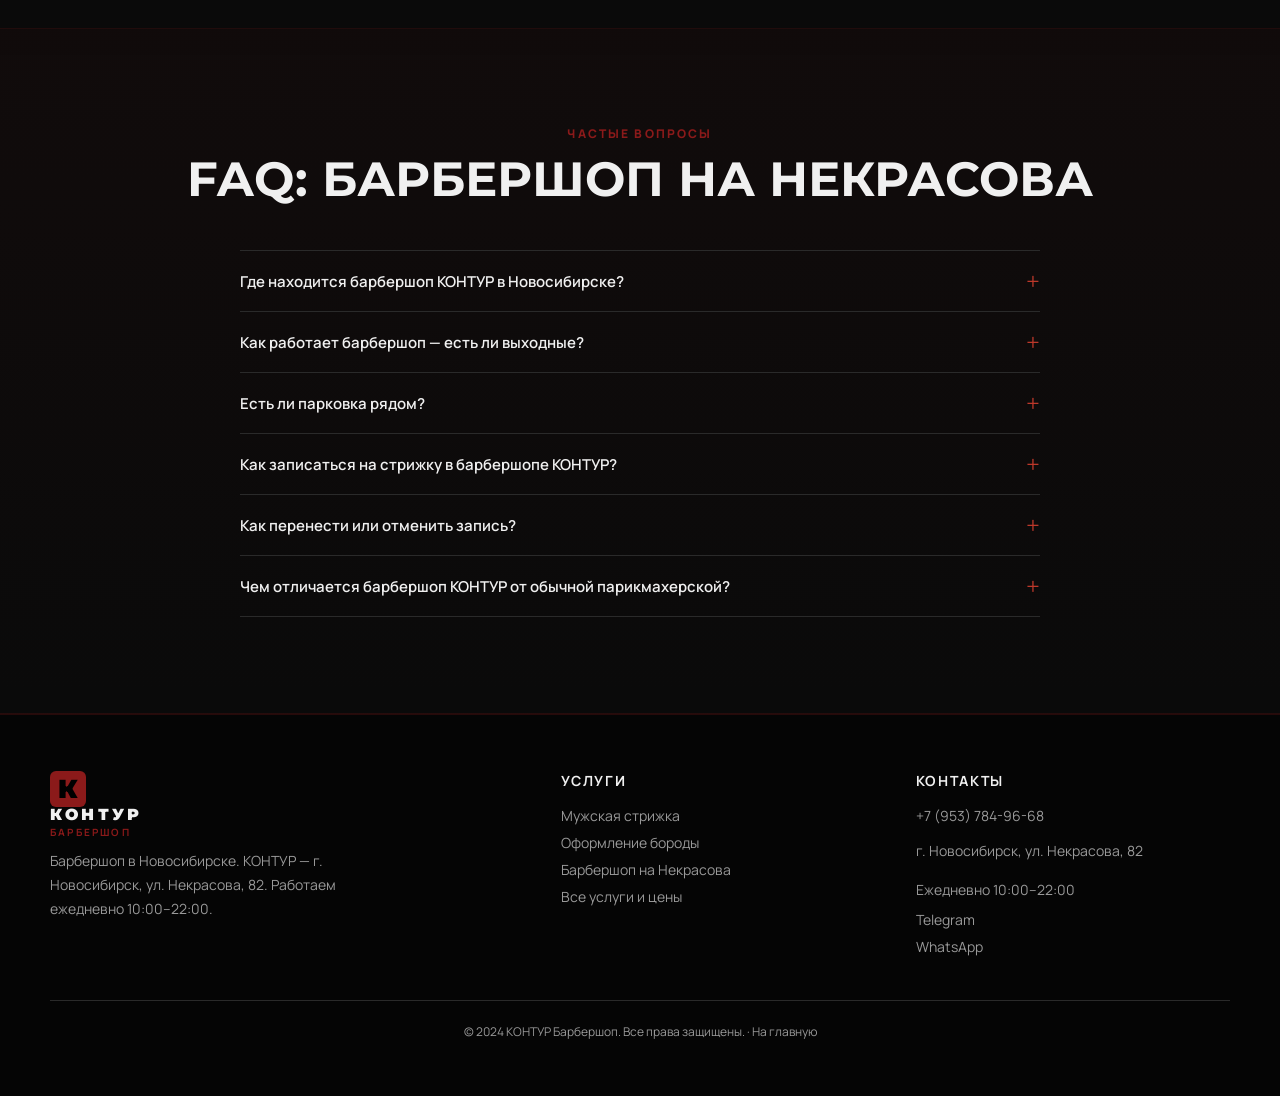
<file: docs/barbershop-nekrasova.html>
<!DOCTYPE html>
<html lang="ru">
<head>
  <meta charset="UTF-8" />
  <meta name="viewport" content="width=device-width, initial-scale=1.0" />
  <title>Барбершоп на Некрасова в Новосибирске — КОНТУР | ул. Некрасова, 82</title>
  <meta name="description" content="Барбершоп КОНТУР на ул. Некрасова, 82 в Новосибирске. Мужские стрижки, оформление бороды, мастера с опытом 8–10 лет. Работаем ежедневно 10:00–22:00. Запись онлайн." />
  <meta name="keywords" content="барбершоп Некрасова Новосибирск, барбершоп на Некрасова, мужская стрижка Некрасова Новосибирск, барбер Некрасова 82, КОНТУР барбершоп Новосибирск" />
  <link rel="canonical" href="https://ВАШ_ДОМЕН/barbershop-nekrasova" />
  <meta name="geo.region" content="RU-NVS" />
  <meta name="geo.placename" content="Новосибирск" />
  <meta name="geo.position" content="54.989347;82.904635" />
  <meta name="ICBM" content="54.989347, 82.904635" />
  <meta property="og:type" content="business.business" />
  <meta property="og:title" content="Барбершоп на Некрасова в Новосибирске | КОНТУР" />
  <meta property="og:description" content="Барбершоп КОНТУР — ул. Некрасова, 82. Мужские стрижки от 1 200 ₽, оформление бороды. Ежедневно 10:00–22:00." />
  <meta property="og:url" content="https://ВАШ_ДОМЕН/barbershop-nekrasova" />
  <meta property="og:locale" content="ru_RU" />
  <script type="application/ld+json">
  {
    "@context": "https://schema.org",
    "@type": "Barbershop",
    "name": "КОНТУР Барбершоп",
    "description": "Мужской барбершоп в Новосибирске на ул. Некрасова, 82. Стрижки, оформление бороды, мастера с опытом 8–10 лет.",
    "url": "https://ВАШ_ДОМЕН/",
    "telephone": "+79537849668",
    "priceRange": "₽₽",
    "address": {
      "@type": "PostalAddress",
      "streetAddress": "ул. Некрасова, 82",
      "addressLocality": "Новосибирск",
      "addressRegion": "Новосибирская область",
      "postalCode": "630099",
      "addressCountry": "RU"
    },
    "geo": {
      "@type": "GeoCoordinates",
      "latitude": 54.989347,
      "longitude": 82.904635
    },
    "openingHoursSpecification": [
      {
        "@type": "OpeningHoursSpecification",
        "dayOfWeek": ["Monday","Tuesday","Wednesday","Thursday","Friday","Saturday","Sunday"],
        "opens": "10:00",
        "closes": "22:00"
      }
    ],
    "hasMap": "https://yandex.ru/maps/?text=Новосибирск+ул+Некрасова+82"
  }
  </script>
  <link rel="icon" type="image/svg+xml" href="./favicon.svg" />
  <link rel="preconnect" href="https://fonts.googleapis.com">
  <link rel="preconnect" href="https://fonts.gstatic.com" crossorigin>
  <link href="https://fonts.googleapis.com/css2?family=Manrope:wght@300;400;500;600;700;800&family=Montserrat:wght@400;500;700;800;900&display=swap" rel="stylesheet">
  <link rel="stylesheet" href="./styles.css" />
</head>
<body>

  <header class="header" id="top">
    <div class="container nav-wrap">
      <a href="/" class="brand">
        <div class="brand-logo"><span class="brand-k">К</span></div>
        <div class="brand-name">
          <span class="brand-title">КОНТУР</span>
          <span class="brand-sub">Барбершоп</span>
        </div>
      </a>
      <button class="menu-btn" id="menuBtn" aria-label="Меню">☰</button>
      <nav class="nav" id="nav">
        <a href="/#about">О нас</a>
        <a href="/#services">Услуги</a>
        <a href="/#promo">Акции</a>
        <a href="/#team">Мастера</a>
        <a href="/#blog">Блог</a>
        <a href="/#contact">Контакты</a>
        <a class="btn btn-nav" href="https://n655230.yclients.com/" target="_blank" rel="noopener">Записаться</a>
      </nav>
    </div>
  </header>

  <div class="sp-breadcrumb-bar">
    <div class="container">
      <nav class="breadcrumb" aria-label="Хлебные крошки">
        <a href="/">Главная</a>
        <span class="breadcrumb-sep">›</span>
        <span>Барбершоп на Некрасова, Новосибирск</span>
      </nav>
    </div>
  </div>

  <main>

    <section class="sp-hero">
      <div class="container">
        <div class="eyebrow">г. Новосибирск · ул. Некрасова, 82</div>
        <h1>Барбершоп КОНТУР<br>на Некрасова</h1>
        <p class="sp-desc">Мужской барбершоп в Новосибирске с мастерами 10+ и 8+ лет опыта. Стрижки, борода, укладка — в удобном месте у ул. Некрасова, 82.</p>
        <div><span class="sp-price-tag">✂ Стрижки от 1 200 ₽</span></div>
        <div class="sp-actions">
          <a class="btn btn-red btn-lg" href="https://n655230.yclients.com/" target="_blank" rel="noopener">Записаться онлайн</a>
          <a class="btn btn-ghost" href="tel:+79537849668">+7 (953) 784-96-68</a>
        </div>
      </div>
    </section>

    <section class="section">
      <div class="container two-col" style="align-items:stretch;">
        <div>
          <div class="eyebrow">Контакты и режим работы</div>
          <h2>КАК НАС <span>НАЙТИ</span></h2>
          <div class="contacts-list">
            <div>
              <h3>Адрес</h3>
              <p>г. Новосибирск, ул. Некрасова, 82<br><a href="https://yandex.ru/maps/?text=Новосибирск+ул+Некрасова+82" target="_blank" rel="noopener" style="color:var(--red-light);text-decoration:underline;">Открыть на Яндекс Картах →</a></p>
            </div>
            <div>
              <h3>Режим работы</h3>
              <p>Ежедневно с 10:00 до 22:00 — без выходных и праздников</p>
            </div>
            <div>
              <h3>Телефон</h3>
              <a class="contact-link" href="tel:+79537849668">+7 (953) 784-96-68</a>
            </div>
            <div>
              <h3>Как добраться</h3>
              <p>Остановки общественного транспорта в шаговой доступности. Парковка на прилегающих улицах.</p>
            </div>
          </div>
          <div style="margin-top:28px;">
            <a class="btn btn-red btn-lg" href="https://n655230.yclients.com/" target="_blank" rel="noopener">Записаться сейчас</a>
          </div>
        </div>
        <div class="map-card">
          <iframe
            src="https://yandex.ru/map-widget/v1/?text=Новосибирск%2C+ул.+Некрасова%2C+82&z=16&l=map"
            width="100%"
            height="420"
            frameborder="0"
            allowfullscreen
            loading="lazy"
            style="border-radius:6px;display:block;"
            title="Карта — Барбершоп КОНТУР, ул. Некрасова, 82, Новосибирск"
          ></iframe>
        </div>
      </div>
    </section>

    <section class="section section-alt" id="services">
      <div class="container">
        <div class="section-head center">
          <div class="eyebrow">Услуги барбершопа на Некрасова</div>
          <h2>ЧТО МЫ ДЕЛАЕМ</h2>
        </div>
        <div class="grid-3">
          <div class="card">
            <h3><a href="/muzhskaya-strizhka-novosibirsk" style="color:inherit;">Мужская стрижка</a></h3>
            <p>Классика, фейд, андеркат, удлинённая — все современные техники. Мытьё головы и укладка включены. <strong style="color:var(--red-light);">от 1 200 ₽</strong></p>
          </div>
          <div class="card">
            <h3><a href="/oformlenie-borody-novosibirsk" style="color:inherit;">Оформление бороды</a></h3>
            <p>Форма, контур, горячее полотенце, опасная бритва. Работаем с бородой любой длины. <strong style="color:var(--red-light);">от 1 000 ₽</strong></p>
          </div>
          <div class="card">
            <h3>Детская стрижка</h3>
            <p>Стрижки для мальчиков до 12 лет. Мастера умеют работать с детьми, создавая спокойную атмосферу. <strong style="color:var(--red-light);">1 400 ₽</strong></p>
          </div>
          <div class="card">
            <h3>Комплекс: стрижка + борода</h3>
            <p>Полный уход за образом за один визит. Экономия времени и комплексный результат. <strong style="color:var(--red-light);">2 600 ₽</strong></p>
          </div>
          <div class="card">
            <h3>Королевское бритьё</h3>
            <p>Бритьё опасной бритвой с горячими полотенцами и уходом. Классика барбершопа. <strong style="color:var(--red-light);">1 300 ₽</strong></p>
          </div>
          <div class="card">
            <h3>Укладка и уход</h3>
            <p>Укладка волос, камуфлирование, горячий воск, коррекция бровей. <strong style="color:var(--red-light);">от 400 ₽</strong></p>
          </div>
        </div>
        <div class="center mt-40">
          <a class="btn btn-red btn-lg" href="/#services">Полный прайс-лист →</a>
        </div>
      </div>
    </section>

    <section class="section" id="masters">
      <div class="container">
        <div class="section-head center">
          <div class="eyebrow">Мастера барбершопа КОНТУР</div>
          <h2>КТО ВАС ВСТРЕТИТ</h2>
        </div>
        <div class="grid-2-team">
          <article class="team-card">
            <div class="team-card-photo">
              <img src="./images/kylym.jpg" alt="Кылым — барбер КОНТУР на Некрасова" loading="lazy" decoding="async" />
            </div>
            <div class="team-card-body">
              <h3>КЫЛЫМ</h3>
              <p class="role">Top Barber</p>
              <p class="bio">Барбер с опытом более 10 лет. Выполняет стрижки и работу с бородой любой сложности. Профессионал своего дела.</p>
              <p class="team-exp">✂ Опыт: 10+ лет</p>
            </div>
          </article>
          <article class="team-card">
            <div class="team-card-photo">
              <img src="./images/kushtar.jpg" alt="Куштар — барбер КОНТУР на Некрасова" loading="lazy" decoding="async" />
            </div>
            <div class="team-card-body">
              <h3>КУШТАР</h3>
              <p class="role">Senior Barber</p>
              <p class="bio">Барбер с опытом более 8 лет. Специалист по современным стрижкам и оформлению бороды.</p>
              <p class="team-exp">✂ Опыт: 8+ лет</p>
            </div>
          </article>
        </div>
      </div>
    </section>

    <section class="section section-alt" id="faq">
      <div class="container">
        <div class="section-head center">
          <div class="eyebrow">Частые вопросы</div>
          <h2>FAQ: БАРБЕРШОП НА НЕКРАСОВА</h2>
        </div>
        <div class="faq-grid">
          <details class="faq-item">
            <summary>Где находится барбершоп КОНТУР в Новосибирске?</summary>
            <div class="faq-answer">Барбершоп КОНТУР находится по адресу: г. Новосибирск, ул. Некрасова, 82. Удобное расположение в центральной части города. <a href="https://yandex.ru/maps/?text=Новосибирск+ул+Некрасова+82" target="_blank" rel="noopener">Открыть маршрут на Яндекс Картах →</a></div>
          </details>
          <details class="faq-item">
            <summary>Как работает барбершоп — есть ли выходные?</summary>
            <div class="faq-answer">Барбершоп КОНТУР работает ежедневно с 10:00 до 22:00 — без выходных и праздников. Записаться можно онлайн в любое время через <a href="https://n655230.yclients.com/" target="_blank" rel="noopener">систему бронирования</a>.</div>
          </details>
          <details class="faq-item">
            <summary>Есть ли парковка рядом?</summary>
            <div class="faq-answer">Да, на прилегающих к ул. Некрасова улицах есть парковочные места. Конкретное наличие мест зависит от времени дня — рекомендуем приезжать заранее.</div>
          </details>
          <details class="faq-item">
            <summary>Как записаться на стрижку в барбершопе КОНТУР?</summary>
            <div class="faq-answer">Запись доступна через <a href="https://n655230.yclients.com/" target="_blank" rel="noopener">онлайн-сервис</a> 24/7 — выберите мастера, услугу и удобное время. Также можно позвонить по номеру <a href="tel:+79537849668">+7 (953) 784-96-68</a> или написать в Telegram/WhatsApp.</div>
          </details>
          <details class="faq-item">
            <summary>Как перенести или отменить запись?</summary>
            <div class="faq-answer">Свяжитесь с нами по телефону <a href="tel:+79537849668">+7 (953) 784-96-68</a>, через Telegram или WhatsApp не менее чем за 2 часа до записи. Или отмените запись в системе онлайн-бронирования самостоятельно.</div>
          </details>
          <details class="faq-item">
            <summary>Чем отличается барбершоп КОНТУР от обычной парикмахерской?</summary>
            <div class="faq-answer">Барбершоп КОНТУР специализируется исключительно на мужских стрижках и уходе. Мастера с опытом 8–10 лет, современные техники (фейд, андеркат), работа с бородой, профессиональная косметика и мужская атмосфера — всё это принципиально отличает барбершоп от стандартной парикмахерской.</div>
          </details>
        </div>
      </div>
    </section>

  </main>

  <footer class="footer">
    <div class="container footer-grid">
      <div>
        <a href="/" class="footer-brand">
          <div class="brand-logo"><span class="brand-k">К</span></div>
          <div class="brand-name">
            <span class="brand-title" style="font-size:16px;">КОНТУР</span>
            <span class="brand-sub">Барбершоп</span>
          </div>
        </a>
        <p class="footer-text">Барбершоп в Новосибирске. КОНТУР — г. Новосибирск, ул. Некрасова, 82. Работаем ежедневно 10:00–22:00.</p>
      </div>
      <div>
        <h3>Услуги</h3>
        <a href="/muzhskaya-strizhka-novosibirsk">Мужская стрижка</a>
        <a href="/oformlenie-borody-novosibirsk">Оформление бороды</a>
        <a href="/barbershop-nekrasova">Барбершоп на Некрасова</a>
        <a href="/#services">Все услуги и цены</a>
      </div>
      <div>
        <h3>Контакты</h3>
        <a href="tel:+79537849668">+7 (953) 784-96-68</a>
        <p>г. Новосибирск, ул. Некрасова, 82</p>
        <p>Ежедневно 10:00–22:00</p>
        <a href="https://t.me/KONTURBARBERSHOP" target="_blank" rel="noopener">Telegram</a>
        <a href="https://wa.me/qr/NWLI3OBQTMAFO1" target="_blank" rel="noopener">WhatsApp</a>
      </div>
    </div>
    <div class="container footer-copy">
      © 2024 КОНТУР Барбершоп. Все права защищены. · <a href="/">На главную</a>
    </div>
  </footer>

  <script src="./script.js"></script>
</body>
</html>
</file>
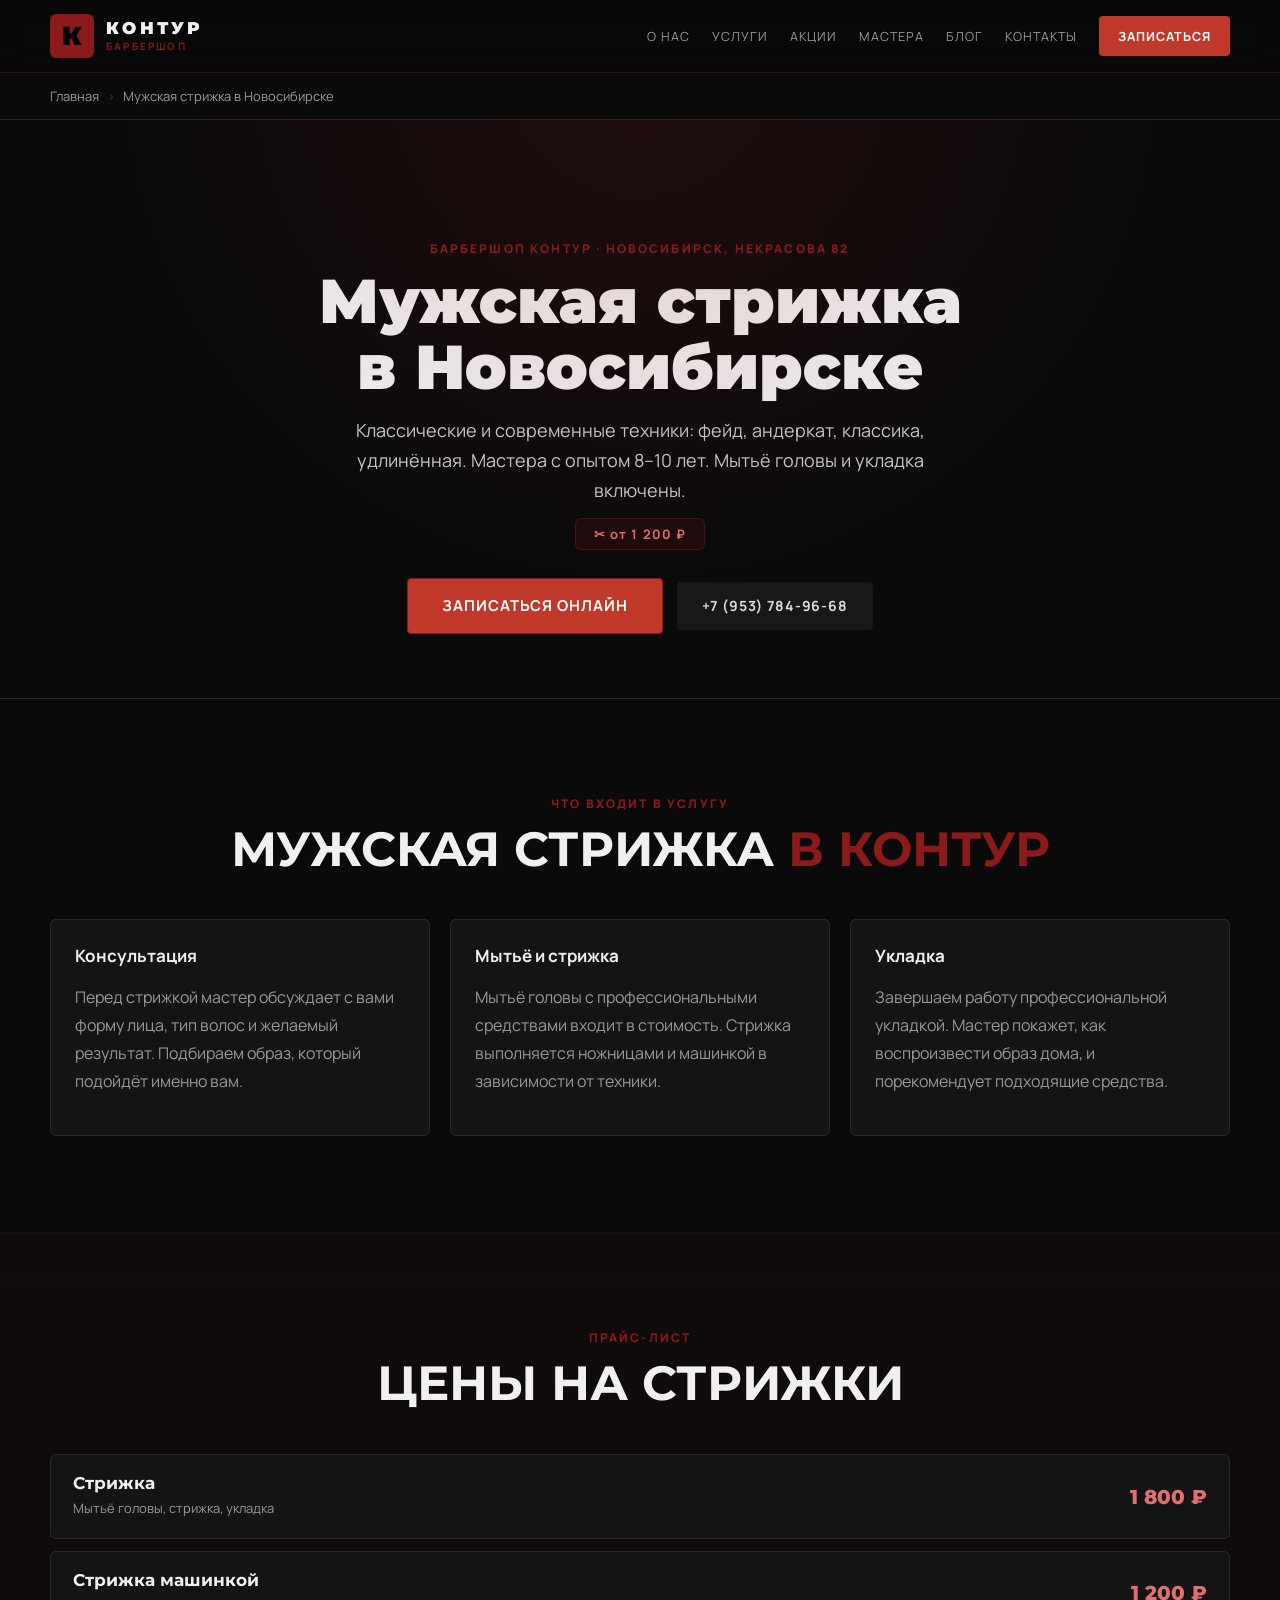
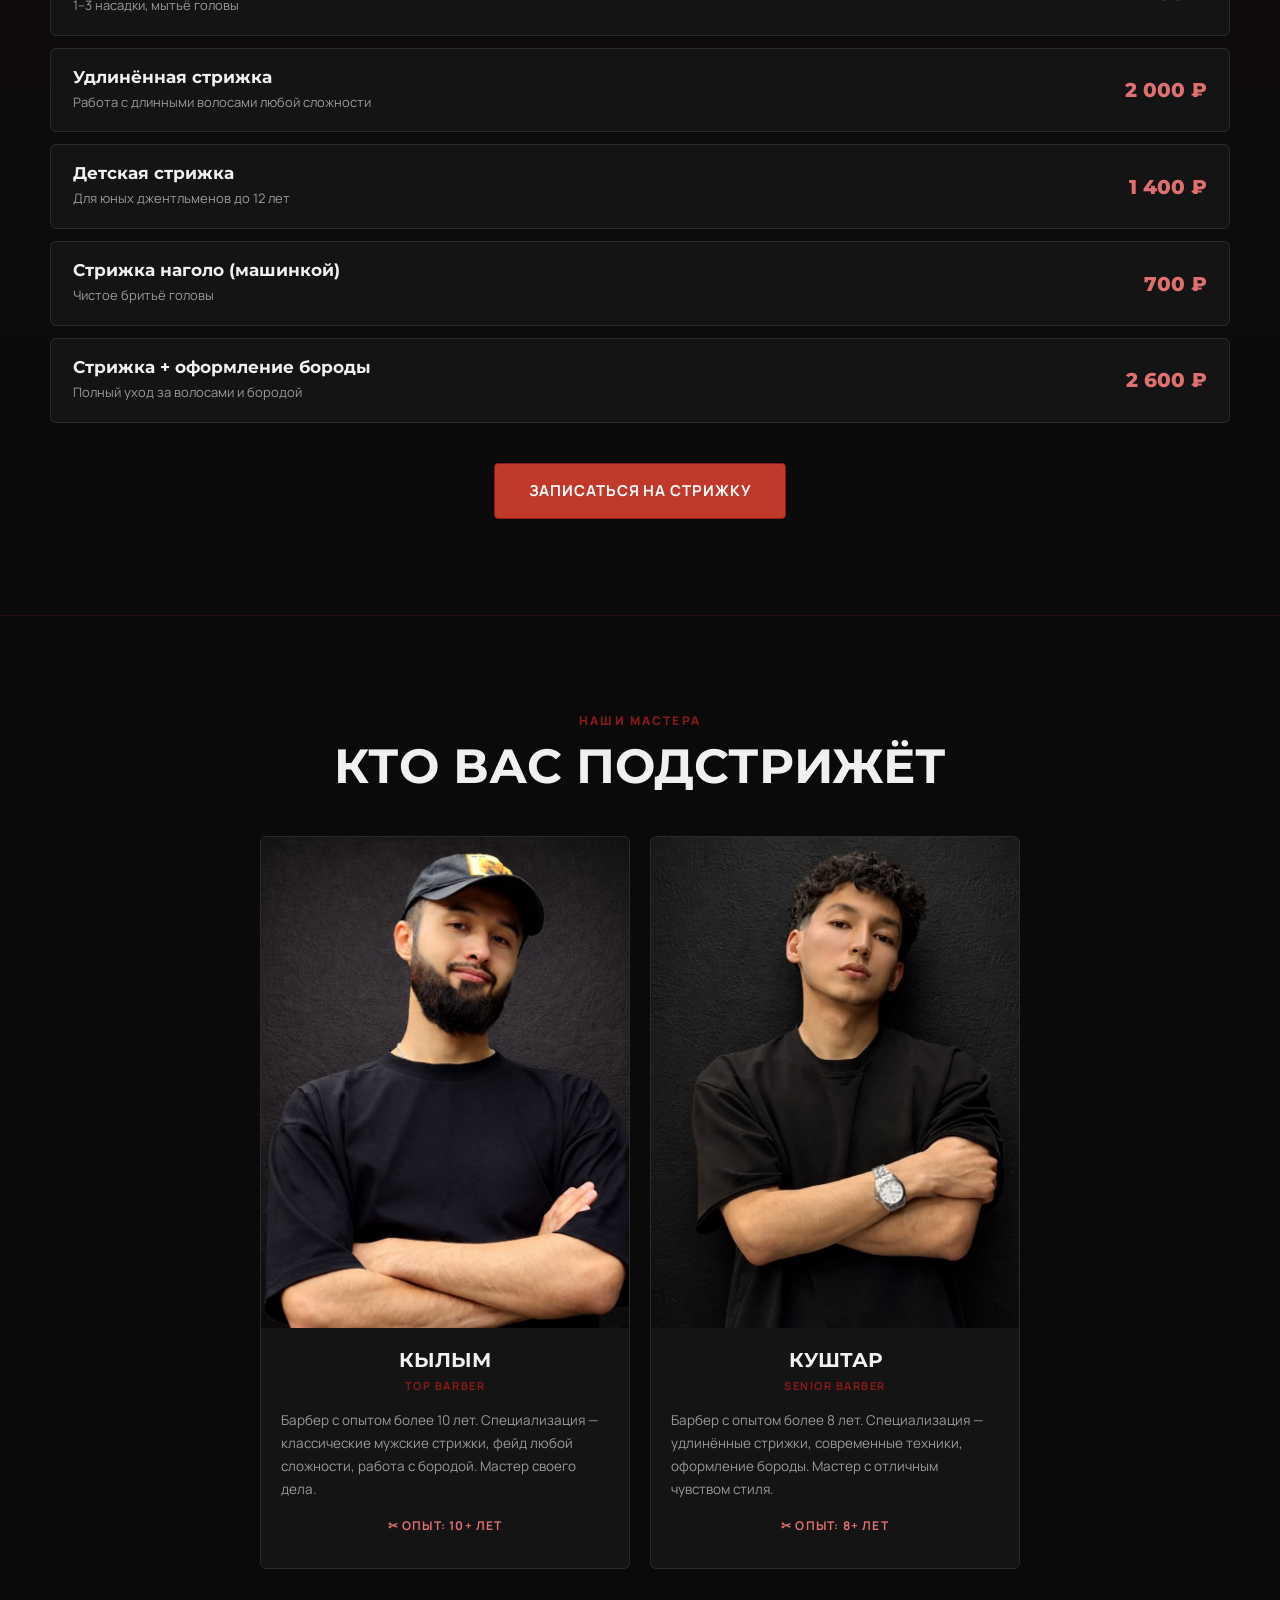
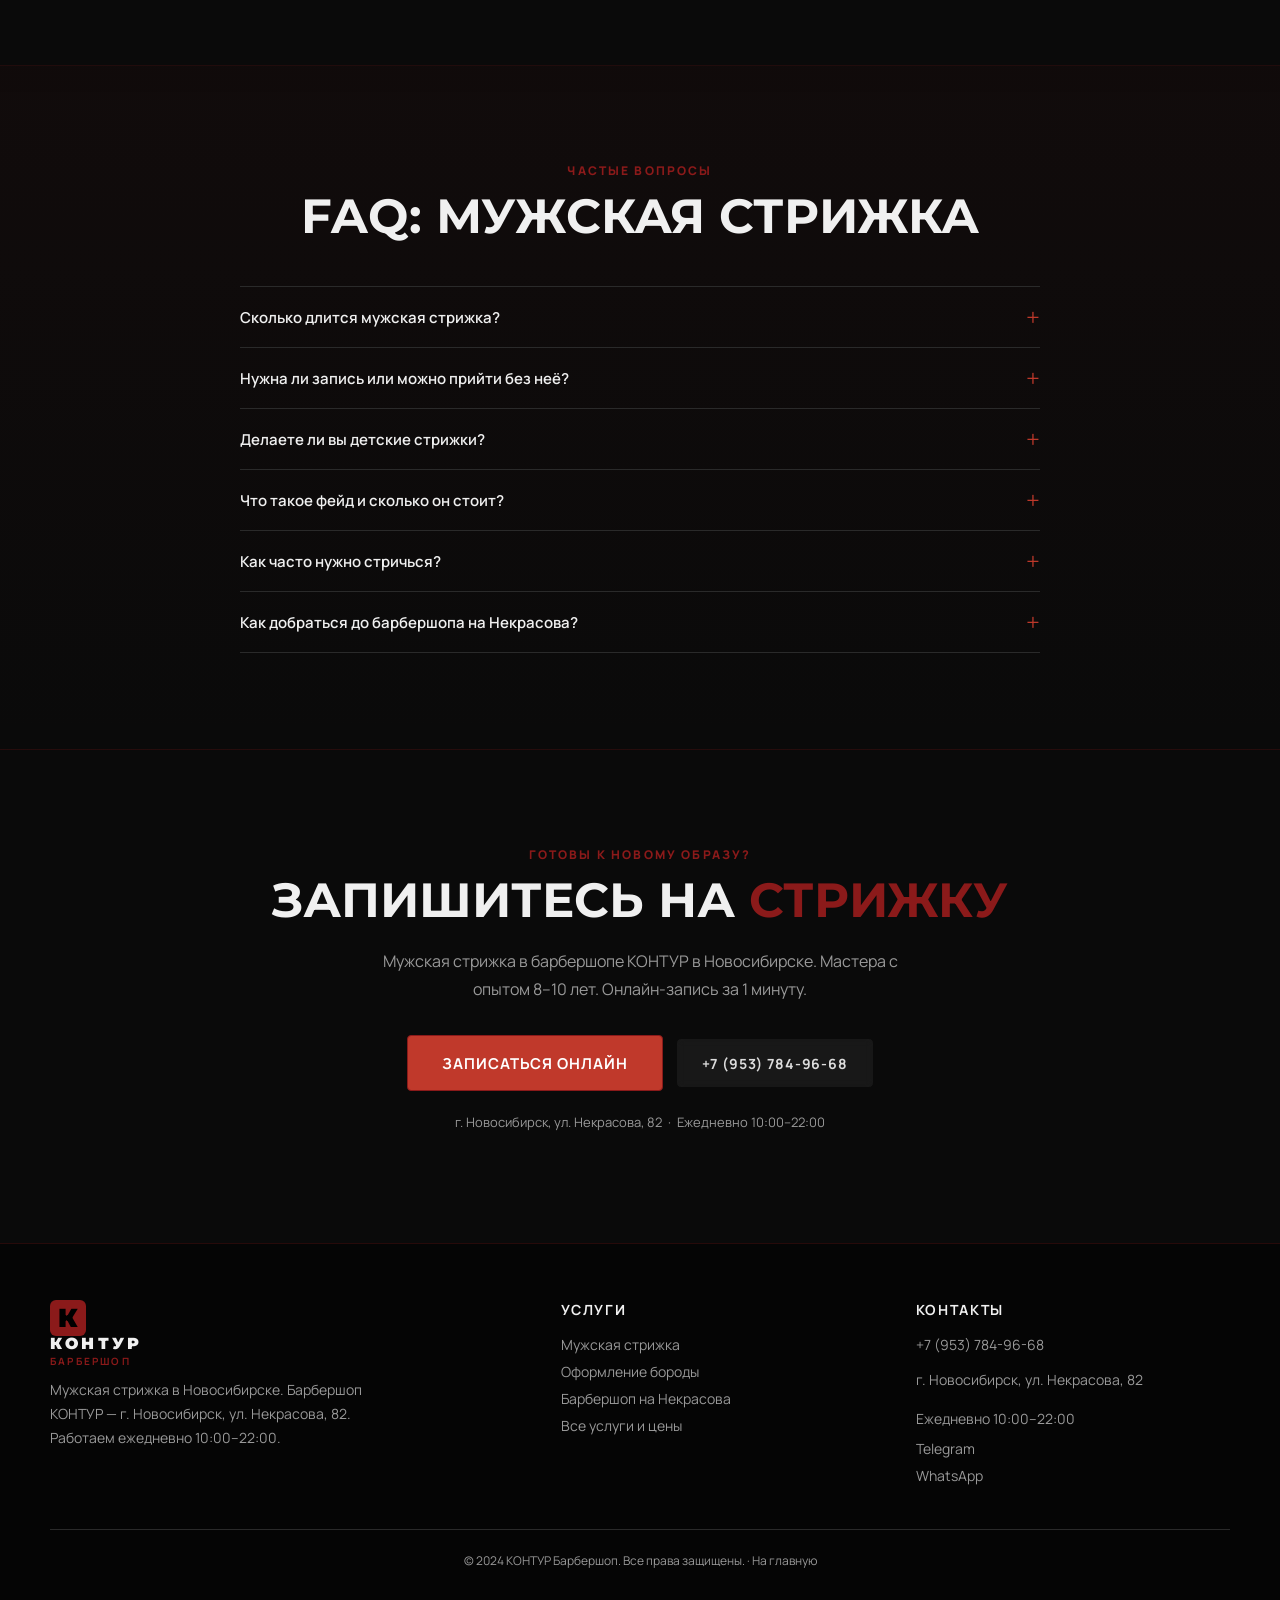
<file: docs/muzhskaya-strizhka-novosibirsk.html>
<!DOCTYPE html>
<html lang="ru">
<head>
  <meta charset="UTF-8" />
  <meta name="viewport" content="width=device-width, initial-scale=1.0" />
  <title>Мужская стрижка в Новосибирске — Барбершоп КОНТУР | от 1 200 ₽</title>
  <meta name="description" content="Мужская стрижка в Новосибирске в барбершопе КОНТУР — от 1 200 ₽. Мастера с опытом 8–10 лет. Классика, фейд, удлинённая, детская. Адрес: ул. Некрасова, 82. Запись онлайн." />
  <meta name="keywords" content="мужская стрижка Новосибирск, стрижка мужская Новосибирск цена, барбershop Новосибирск стрижка, стрижка Некрасова Новосибирск, фейд Новосибирск" />
  <link rel="canonical" href="https://ВАШ_ДОМЕН/muzhskaya-strizhka-novosibirsk" />
  <meta name="geo.region" content="RU-NVS" />
  <meta name="geo.placename" content="Новосибирск" />
  <meta property="og:type" content="website" />
  <meta property="og:title" content="Мужская стрижка в Новосибирске | Барбершоп КОНТУР" />
  <meta property="og:description" content="Мужская стрижка от 1 200 ₽. Барбершоп на ул. Некрасова, 82. Мастера с опытом 8–10 лет. Запись онлайн 24/7." />
  <meta property="og:url" content="https://ВАШ_ДОМЕН/muzhskaya-strizhka-novosibirsk" />
  <meta property="og:locale" content="ru_RU" />
  <script type="application/ld+json">
  {
    "@context": "https://schema.org",
    "@type": "Service",
    "name": "Мужская стрижка",
    "provider": {
      "@type": "Barbershop",
      "name": "КОНТУР Барбершоп",
      "url": "https://ВАШ_ДОМЕН/",
      "telephone": "+79537849668",
      "address": {
        "@type": "PostalAddress",
        "streetAddress": "ул. Некрасова, 82",
        "addressLocality": "Новосибирск",
        "addressCountry": "RU"
      }
    },
    "areaServed": "Новосибирск",
    "offers": {
      "@type": "Offer",
      "priceCurrency": "RUB",
      "price": "1200"
    }
  }
  </script>
  <link rel="icon" type="image/svg+xml" href="./favicon.svg" />
  <link rel="preconnect" href="https://fonts.googleapis.com">
  <link rel="preconnect" href="https://fonts.gstatic.com" crossorigin>
  <link href="https://fonts.googleapis.com/css2?family=Manrope:wght@300;400;500;600;700;800&family=Montserrat:wght@400;500;700;800;900&display=swap" rel="stylesheet">
  <link rel="stylesheet" href="./styles.css" />
</head>
<body>

  <header class="header" id="top">
    <div class="container nav-wrap">
      <a href="/" class="brand">
        <div class="brand-logo"><span class="brand-k">К</span></div>
        <div class="brand-name">
          <span class="brand-title">КОНТУР</span>
          <span class="brand-sub">Барбершоп</span>
        </div>
      </a>
      <button class="menu-btn" id="menuBtn" aria-label="Меню">☰</button>
      <nav class="nav" id="nav">
        <a href="/#about">О нас</a>
        <a href="/#services">Услуги</a>
        <a href="/#promo">Акции</a>
        <a href="/#team">Мастера</a>
        <a href="/#blog">Блог</a>
        <a href="/#contact">Контакты</a>
        <a class="btn btn-nav" href="https://n655230.yclients.com/" target="_blank" rel="noopener">Записаться</a>
      </nav>
    </div>
  </header>

  <div class="sp-breadcrumb-bar">
    <div class="container">
      <nav class="breadcrumb" aria-label="Хлебные крошки">
        <a href="/">Главная</a>
        <span class="breadcrumb-sep">›</span>
        <span>Мужская стрижка в Новосибирске</span>
      </nav>
    </div>
  </div>

  <main>

    <section class="sp-hero">
      <div class="container">
        <div class="eyebrow">Барбершоп КОНТУР · Новосибирск, Некрасова 82</div>
        <h1>Мужская стрижка<br>в Новосибирске</h1>
        <p class="sp-desc">Классические и современные техники: фейд, андеркат, классика, удлинённая. Мастера с опытом 8–10 лет. Мытьё головы и укладка включены.</p>
        <div><span class="sp-price-tag">✂ от 1 200 ₽</span></div>
        <div class="sp-actions">
          <a class="btn btn-red btn-lg" href="https://n655230.yclients.com/" target="_blank" rel="noopener">Записаться онлайн</a>
          <a class="btn btn-ghost" href="tel:+79537849668">+7 (953) 784-96-68</a>
        </div>
      </div>
    </section>

    <section class="section">
      <div class="container">
        <div class="section-head center">
          <div class="eyebrow">Что входит в услугу</div>
          <h2>МУЖСКАЯ СТРИЖКА <span>В КОНТУР</span></h2>
        </div>
        <div class="grid-3">
          <div class="card">
            <h3>Консультация</h3>
            <p>Перед стрижкой мастер обсуждает с вами форму лица, тип волос и желаемый результат. Подбираем образ, который подойдёт именно вам.</p>
          </div>
          <div class="card">
            <h3>Мытьё и стрижка</h3>
            <p>Мытьё головы с профессиональными средствами входит в стоимость. Стрижка выполняется ножницами и машинкой в зависимости от техники.</p>
          </div>
          <div class="card">
            <h3>Укладка</h3>
            <p>Завершаем работу профессиональной укладкой. Мастер покажет, как воспроизвести образ дома, и порекомендует подходящие средства.</p>
          </div>
        </div>
      </div>
    </section>

    <section class="section section-alt" id="prices">
      <div class="container">
        <div class="section-head center">
          <div class="eyebrow">Прайс-лист</div>
          <h2>ЦЕНЫ НА СТРИЖКИ</h2>
        </div>
        <div class="services">
          <div class="service">
            <div><h3>Стрижка</h3><p>Мытьё головы, стрижка, укладка</p></div>
            <strong>1 800 ₽</strong>
          </div>
          <div class="service">
            <div><h3>Стрижка машинкой</h3><p>1–3 насадки, мытьё головы</p></div>
            <strong>1 200 ₽</strong>
          </div>
          <div class="service">
            <div><h3>Удлинённая стрижка</h3><p>Работа с длинными волосами любой сложности</p></div>
            <strong>2 000 ₽</strong>
          </div>
          <div class="service">
            <div><h3>Детская стрижка</h3><p>Для юных джентльменов до 12 лет</p></div>
            <strong>1 400 ₽</strong>
          </div>
          <div class="service">
            <div><h3>Стрижка наголо (машинкой)</h3><p>Чистое бритьё головы</p></div>
            <strong>700 ₽</strong>
          </div>
          <div class="service">
            <div><h3>Стрижка + оформление бороды</h3><p>Полный уход за волосами и бородой</p></div>
            <strong>2 600 ₽</strong>
          </div>
        </div>
        <div class="center mt-40">
          <a class="btn btn-red btn-lg" href="https://n655230.yclients.com/" target="_blank" rel="noopener">Записаться на стрижку</a>
        </div>
      </div>
    </section>

    <section class="section" id="masters">
      <div class="container">
        <div class="section-head center">
          <div class="eyebrow">Наши мастера</div>
          <h2>КТО ВАС ПОДСТРИЖЁТ</h2>
        </div>
        <div class="grid-2-team">
          <article class="team-card">
            <div class="team-card-photo">
              <img src="./images/kylym.jpg" alt="Кылым — барбер в Новосибирске" loading="lazy" decoding="async" />
            </div>
            <div class="team-card-body">
              <h3>КЫЛЫМ</h3>
              <p class="role">Top Barber</p>
              <p class="bio">Барбер с опытом более 10 лет. Специализация — классические мужские стрижки, фейд любой сложности, работа с бородой. Мастер своего дела.</p>
              <p class="team-exp">✂ Опыт: 10+ лет</p>
            </div>
          </article>
          <article class="team-card">
            <div class="team-card-photo">
              <img src="./images/kushtar.jpg" alt="Куштар — барбер в Новосибирске" loading="lazy" decoding="async" />
            </div>
            <div class="team-card-body">
              <h3>КУШТАР</h3>
              <p class="role">Senior Barber</p>
              <p class="bio">Барбер с опытом более 8 лет. Специализация — удлинённые стрижки, современные техники, оформление бороды. Мастер с отличным чувством стиля.</p>
              <p class="team-exp">✂ Опыт: 8+ лет</p>
            </div>
          </article>
        </div>
      </div>
    </section>

    <section class="section section-alt" id="faq">
      <div class="container">
        <div class="section-head center">
          <div class="eyebrow">Частые вопросы</div>
          <h2>FAQ: МУЖСКАЯ СТРИЖКА</h2>
        </div>
        <div class="faq-grid">
          <details class="faq-item">
            <summary>Сколько длится мужская стрижка?</summary>
            <div class="faq-answer">Классическая мужская стрижка занимает 45–60 минут, включая мытьё головы и укладку. Фейд и сложные техники могут занять до 75 минут. Время записи указывается при бронировании.</div>
          </details>
          <details class="faq-item">
            <summary>Нужна ли запись или можно прийти без неё?</summary>
            <div class="faq-answer">Рекомендуем записываться заранее через <a href="https://n655230.yclients.com/" target="_blank" rel="noopener">онлайн-запись</a>, особенно на вечернее время и выходные. Запись день-в-день возможна при наличии свободных окон.</div>
          </details>
          <details class="faq-item">
            <summary>Делаете ли вы детские стрижки?</summary>
            <div class="faq-answer">Да. Детская стрижка для мальчиков до 12 лет стоит 1 400 ₽. Мастера КОНТУР умеют работать с детьми, создавая спокойную атмосферу во время стрижки.</div>
          </details>
          <details class="faq-item">
            <summary>Что такое фейд и сколько он стоит?</summary>
            <div class="faq-answer">Фейд (Fade) — техника плавного перехода от короткого к длинному, без чёткой границы. Входит в стоимость классической стрижки от 1 800 ₽. Лоу-фейд, мид-фейд, хай-фейд — уточните у мастера при записи.</div>
          </details>
          <details class="faq-item">
            <summary>Как часто нужно стричься?</summary>
            <div class="faq-answer">Для поддержания формы короткой стрижки или фейда — раз в 3–4 недели. Удлинённые стрижки можно обновлять раз в 5–7 недель. Мастер подскажет индивидуальный ритм после первой стрижки.</div>
          </details>
          <details class="faq-item">
            <summary>Как добраться до барбершопа на Некрасова?</summary>
            <div class="faq-answer">Барбершоп КОНТУР находится по адресу: г. Новосибирск, ул. Некрасова, 82. Рядом — остановки общественного транспорта. Есть парковка на прилегающих улицах. <a href="/barbershop-nekrasova">Подробнее о том, как добраться →</a></div>
          </details>
        </div>
      </div>
    </section>

    <section class="section">
      <div class="container" style="text-align:center;">
        <div class="eyebrow">Готовы к новому образу?</div>
        <h2>ЗАПИШИТЕСЬ НА <span>СТРИЖКУ</span></h2>
        <p style="max-width:520px;margin:0 auto 32px;">Мужская стрижка в барбершопе КОНТУР в Новосибирске. Мастера с опытом 8–10 лет. Онлайн-запись за 1 минуту.</p>
        <div class="sp-actions">
          <a class="btn btn-red btn-lg" href="https://n655230.yclients.com/" target="_blank" rel="noopener">Записаться онлайн</a>
          <a class="btn btn-ghost" href="tel:+79537849668">+7 (953) 784-96-68</a>
        </div>
        <p style="margin-top:20px;font-size:13px;color:var(--muted);">г. Новосибирск, ул. Некрасова, 82 &nbsp;·&nbsp; Ежедневно 10:00–22:00</p>
      </div>
    </section>

  </main>

  <footer class="footer">
    <div class="container footer-grid">
      <div>
        <a href="/" class="footer-brand">
          <div class="brand-logo"><span class="brand-k">К</span></div>
          <div class="brand-name">
            <span class="brand-title" style="font-size:16px;">КОНТУР</span>
            <span class="brand-sub">Барбершоп</span>
          </div>
        </a>
        <p class="footer-text">Мужская стрижка в Новосибирске. Барбершоп КОНТУР — г. Новосибирск, ул. Некрасова, 82. Работаем ежедневно 10:00–22:00.</p>
      </div>
      <div>
        <h3>Услуги</h3>
        <a href="/muzhskaya-strizhka-novosibirsk">Мужская стрижка</a>
        <a href="/oformlenie-borody-novosibirsk">Оформление бороды</a>
        <a href="/barbershop-nekrasova">Барбершоп на Некрасова</a>
        <a href="/#services">Все услуги и цены</a>
      </div>
      <div>
        <h3>Контакты</h3>
        <a href="tel:+79537849668">+7 (953) 784-96-68</a>
        <p>г. Новосибирск, ул. Некрасова, 82</p>
        <p>Ежедневно 10:00–22:00</p>
        <a href="https://t.me/KONTURBARBERSHOP" target="_blank" rel="noopener">Telegram</a>
        <a href="https://wa.me/qr/NWLI3OBQTMAFO1" target="_blank" rel="noopener">WhatsApp</a>
      </div>
    </div>
    <div class="container footer-copy">
      © 2024 КОНТУР Барбершоп. Все права защищены. · <a href="/">На главную</a>
    </div>
  </footer>

  <script src="./script.js"></script>
</body>
</html>
</file>
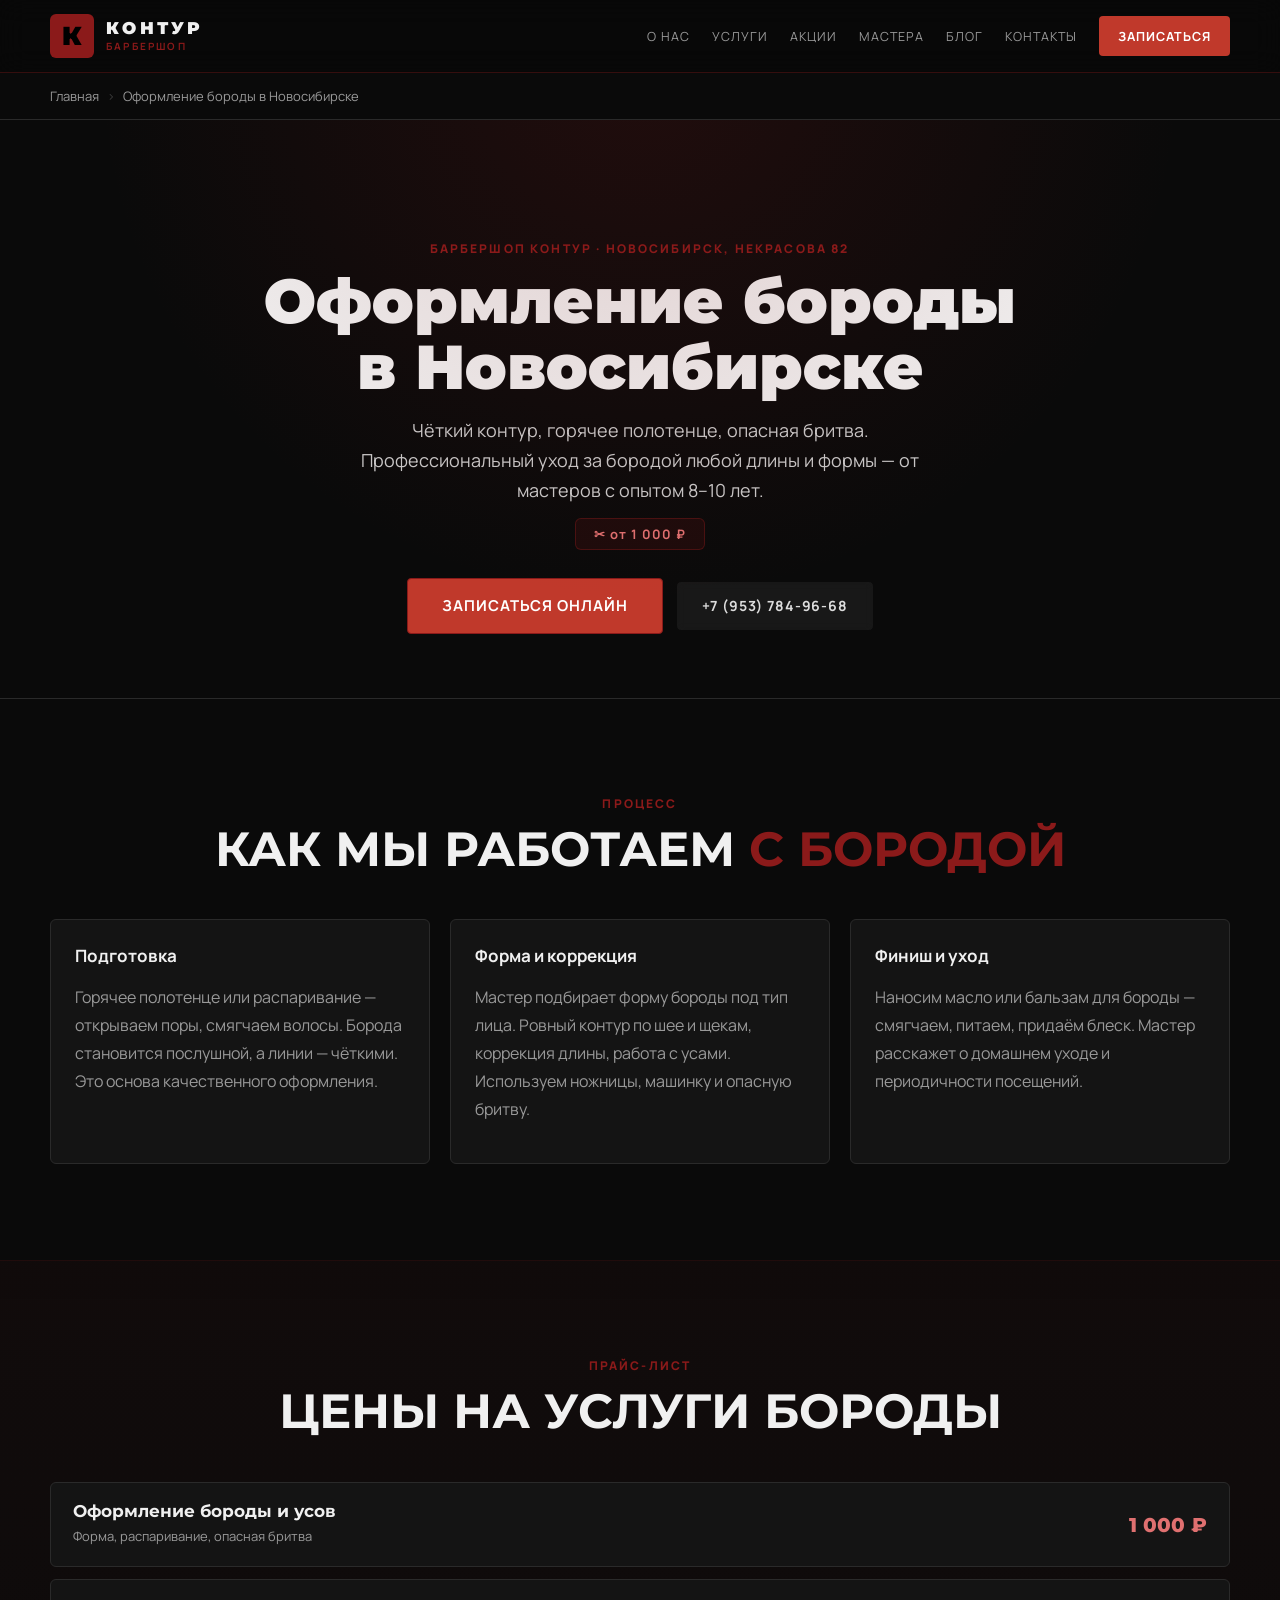
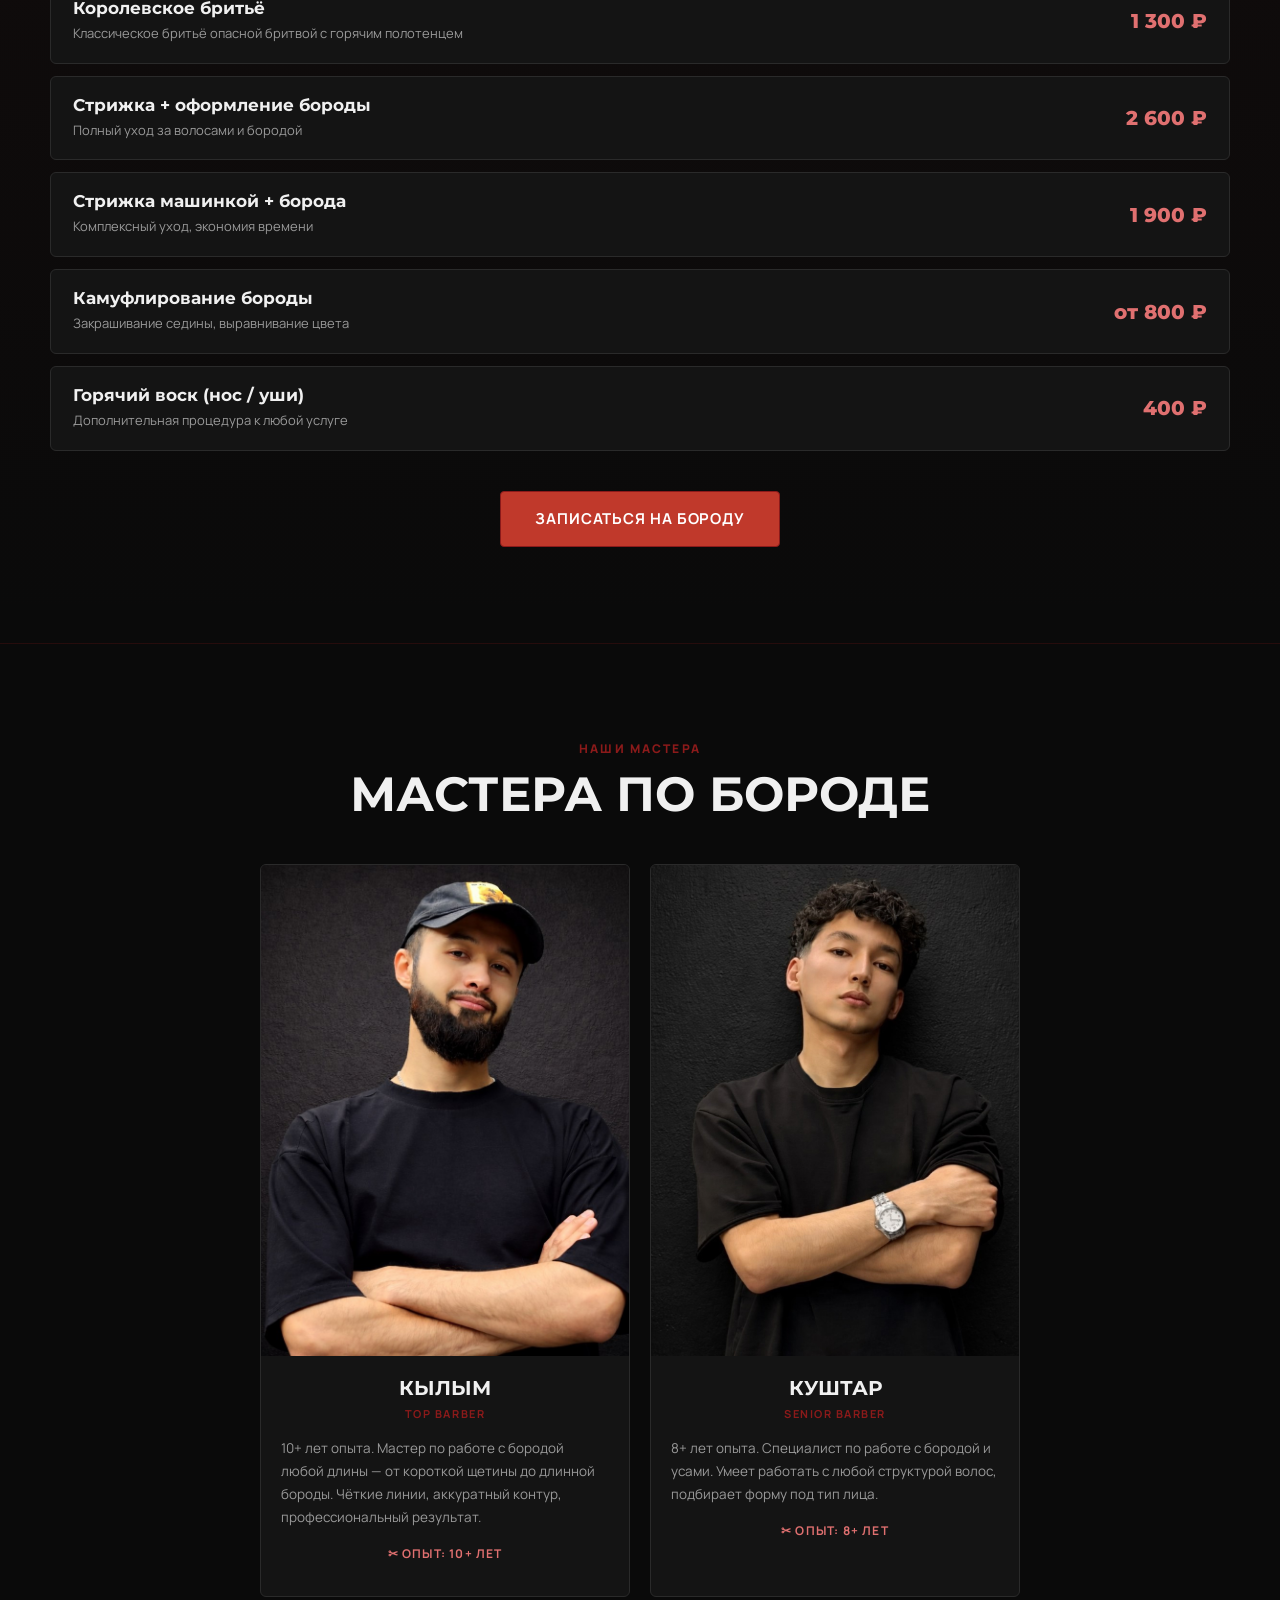
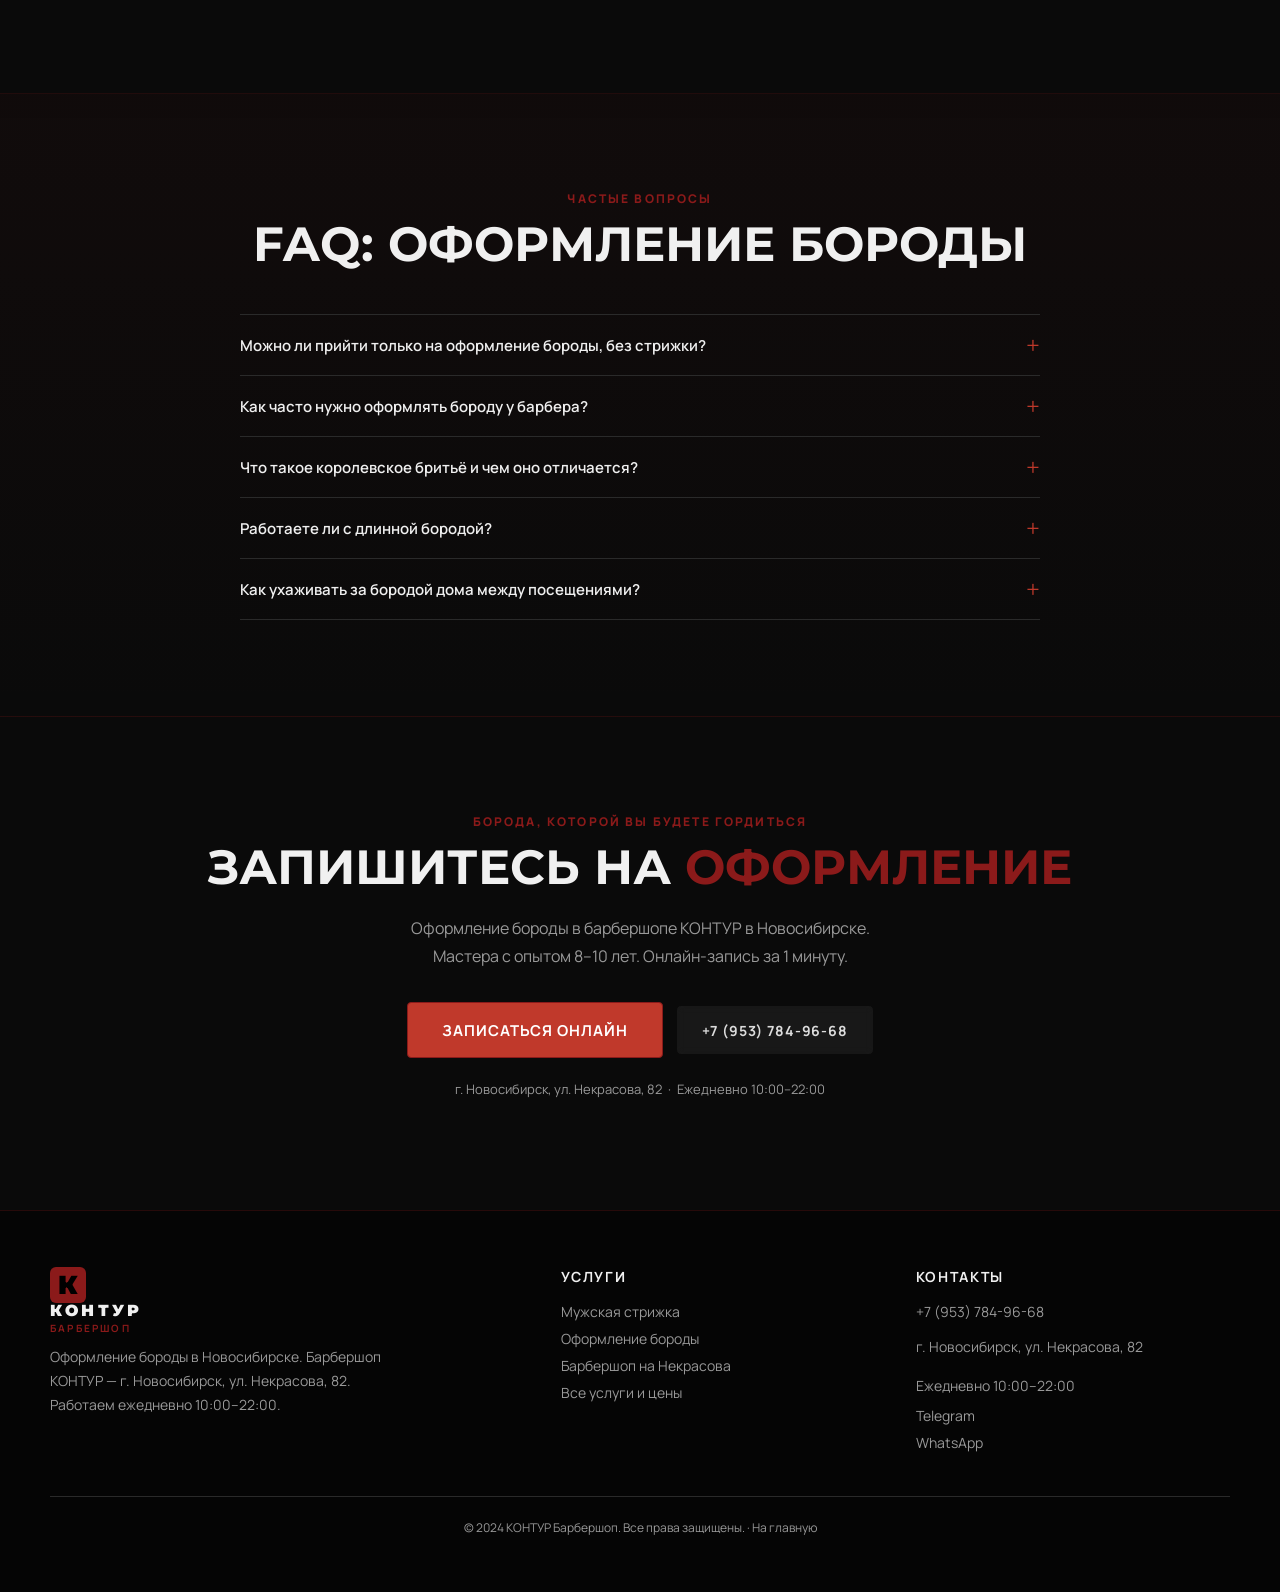
<file: docs/oformlenie-borody-novosibirsk.html>
<!DOCTYPE html>
<html lang="ru">
<head>
  <meta charset="UTF-8" />
  <meta name="viewport" content="width=device-width, initial-scale=1.0" />
  <title>Оформление бороды в Новосибирске — Барбершоп КОНТУР | от 1 000 ₽</title>
  <meta name="description" content="Оформление бороды в Новосибирске в барбершопе КОНТУР — от 1 000 ₽. Форма, распаривание, опасная бритва. Мастера с опытом 8–10 лет. Адрес: ул. Некрасова, 82. Запись онлайн." />
  <meta name="keywords" content="оформление бороды Новосибирск, стрижка бороды Новосибирск, уход за бородой Новосибирск, бритьё опасной бритвой Новосибирск, барбер борода Некрасова" />
  <link rel="canonical" href="https://ВАШ_ДОМЕН/oformlenie-borody-novosibirsk" />
  <meta name="geo.region" content="RU-NVS" />
  <meta name="geo.placename" content="Новосибирск" />
  <meta property="og:type" content="website" />
  <meta property="og:title" content="Оформление бороды в Новосибирске | Барбершоп КОНТУР" />
  <meta property="og:description" content="Оформление бороды от 1 000 ₽. Барбершоп на ул. Некрасова, 82. Форма, распаривание, опасная бритва. Запись онлайн." />
  <meta property="og:url" content="https://ВАШ_ДОМЕН/oformlenie-borody-novosibirsk" />
  <meta property="og:locale" content="ru_RU" />
  <script type="application/ld+json">
  {
    "@context": "https://schema.org",
    "@type": "Service",
    "name": "Оформление бороды",
    "provider": {
      "@type": "Barbershop",
      "name": "КОНТУР Барбершоп",
      "url": "https://ВАШ_ДОМЕН/",
      "telephone": "+79537849668",
      "address": {
        "@type": "PostalAddress",
        "streetAddress": "ул. Некрасова, 82",
        "addressLocality": "Новосибирск",
        "addressCountry": "RU"
      }
    },
    "areaServed": "Новосибирск",
    "offers": {
      "@type": "Offer",
      "priceCurrency": "RUB",
      "price": "1000"
    }
  }
  </script>
  <link rel="icon" type="image/svg+xml" href="./favicon.svg" />
  <link rel="preconnect" href="https://fonts.googleapis.com">
  <link rel="preconnect" href="https://fonts.gstatic.com" crossorigin>
  <link href="https://fonts.googleapis.com/css2?family=Manrope:wght@300;400;500;600;700;800&family=Montserrat:wght@400;500;700;800;900&display=swap" rel="stylesheet">
  <link rel="stylesheet" href="./styles.css" />
</head>
<body>

  <header class="header" id="top">
    <div class="container nav-wrap">
      <a href="/" class="brand">
        <div class="brand-logo"><span class="brand-k">К</span></div>
        <div class="brand-name">
          <span class="brand-title">КОНТУР</span>
          <span class="brand-sub">Барбершоп</span>
        </div>
      </a>
      <button class="menu-btn" id="menuBtn" aria-label="Меню">☰</button>
      <nav class="nav" id="nav">
        <a href="/#about">О нас</a>
        <a href="/#services">Услуги</a>
        <a href="/#promo">Акции</a>
        <a href="/#team">Мастера</a>
        <a href="/#blog">Блог</a>
        <a href="/#contact">Контакты</a>
        <a class="btn btn-nav" href="https://n655230.yclients.com/" target="_blank" rel="noopener">Записаться</a>
      </nav>
    </div>
  </header>

  <div class="sp-breadcrumb-bar">
    <div class="container">
      <nav class="breadcrumb" aria-label="Хлебные крошки">
        <a href="/">Главная</a>
        <span class="breadcrumb-sep">›</span>
        <span>Оформление бороды в Новосибирске</span>
      </nav>
    </div>
  </div>

  <main>

    <section class="sp-hero">
      <div class="container">
        <div class="eyebrow">Барбершоп КОНТУР · Новосибирск, Некрасова 82</div>
        <h1>Оформление бороды<br>в Новосибирске</h1>
        <p class="sp-desc">Чёткий контур, горячее полотенце, опасная бритва. Профессиональный уход за бородой любой длины и формы — от мастеров с опытом 8–10 лет.</p>
        <div><span class="sp-price-tag">✂ от 1 000 ₽</span></div>
        <div class="sp-actions">
          <a class="btn btn-red btn-lg" href="https://n655230.yclients.com/" target="_blank" rel="noopener">Записаться онлайн</a>
          <a class="btn btn-ghost" href="tel:+79537849668">+7 (953) 784-96-68</a>
        </div>
      </div>
    </section>

    <section class="section">
      <div class="container">
        <div class="section-head center">
          <div class="eyebrow">Процесс</div>
          <h2>КАК МЫ РАБОТАЕМ <span>С БОРОДОЙ</span></h2>
        </div>
        <div class="grid-3">
          <div class="card">
            <h3>Подготовка</h3>
            <p>Горячее полотенце или распаривание — открываем поры, смягчаем волосы. Борода становится послушной, а линии — чёткими. Это основа качественного оформления.</p>
          </div>
          <div class="card">
            <h3>Форма и коррекция</h3>
            <p>Мастер подбирает форму бороды под тип лица. Ровный контур по шее и щекам, коррекция длины, работа с усами. Используем ножницы, машинку и опасную бритву.</p>
          </div>
          <div class="card">
            <h3>Финиш и уход</h3>
            <p>Наносим масло или бальзам для бороды — смягчаем, питаем, придаём блеск. Мастер расскажет о домашнем уходе и периодичности посещений.</p>
          </div>
        </div>
      </div>
    </section>

    <section class="section section-alt" id="prices">
      <div class="container">
        <div class="section-head center">
          <div class="eyebrow">Прайс-лист</div>
          <h2>ЦЕНЫ НА УСЛУГИ БОРОДЫ</h2>
        </div>
        <div class="services">
          <div class="service">
            <div><h3>Оформление бороды и усов</h3><p>Форма, распаривание, опасная бритва</p></div>
            <strong>1 000 ₽</strong>
          </div>
          <div class="service">
            <div><h3>Королевское бритьё</h3><p>Классическое бритьё опасной бритвой с горячим полотенцем</p></div>
            <strong>1 300 ₽</strong>
          </div>
          <div class="service">
            <div><h3>Стрижка + оформление бороды</h3><p>Полный уход за волосами и бородой</p></div>
            <strong>2 600 ₽</strong>
          </div>
          <div class="service">
            <div><h3>Стрижка машинкой + борода</h3><p>Комплексный уход, экономия времени</p></div>
            <strong>1 900 ₽</strong>
          </div>
          <div class="service">
            <div><h3>Камуфлирование бороды</h3><p>Закрашивание седины, выравнивание цвета</p></div>
            <strong>от 800 ₽</strong>
          </div>
          <div class="service">
            <div><h3>Горячий воск (нос / уши)</h3><p>Дополнительная процедура к любой услуге</p></div>
            <strong>400 ₽</strong>
          </div>
        </div>
        <div class="center mt-40">
          <a class="btn btn-red btn-lg" href="https://n655230.yclients.com/" target="_blank" rel="noopener">Записаться на бороду</a>
        </div>
      </div>
    </section>

    <section class="section" id="masters">
      <div class="container">
        <div class="section-head center">
          <div class="eyebrow">Наши мастера</div>
          <h2>МАСТЕРА ПО БОРОДЕ</h2>
        </div>
        <div class="grid-2-team">
          <article class="team-card">
            <div class="team-card-photo">
              <img src="./images/kylym.jpg" alt="Кылым — мастер по бороде в Новосибирске" loading="lazy" decoding="async" />
            </div>
            <div class="team-card-body">
              <h3>КЫЛЫМ</h3>
              <p class="role">Top Barber</p>
              <p class="bio">10+ лет опыта. Мастер по работе с бородой любой длины — от короткой щетины до длинной бороды. Чёткие линии, аккуратный контур, профессиональный результат.</p>
              <p class="team-exp">✂ Опыт: 10+ лет</p>
            </div>
          </article>
          <article class="team-card">
            <div class="team-card-photo">
              <img src="./images/kushtar.jpg" alt="Куштар — мастер по бороде в Новосибирске" loading="lazy" decoding="async" />
            </div>
            <div class="team-card-body">
              <h3>КУШТАР</h3>
              <p class="role">Senior Barber</p>
              <p class="bio">8+ лет опыта. Специалист по работе с бородой и усами. Умеет работать с любой структурой волос, подбирает форму под тип лица.</p>
              <p class="team-exp">✂ Опыт: 8+ лет</p>
            </div>
          </article>
        </div>
      </div>
    </section>

    <section class="section section-alt" id="faq">
      <div class="container">
        <div class="section-head center">
          <div class="eyebrow">Частые вопросы</div>
          <h2>FAQ: ОФОРМЛЕНИЕ БОРОДЫ</h2>
        </div>
        <div class="faq-grid">
          <details class="faq-item">
            <summary>Можно ли прийти только на оформление бороды, без стрижки?</summary>
            <div class="faq-answer">Да, оформление бороды — самостоятельная услуга. Записывайтесь на неё отдельно через <a href="https://n655230.yclients.com/" target="_blank" rel="noopener">онлайн-запись</a>. Стоимость — 1 000 ₽, время — 30–45 минут.</div>
          </details>
          <details class="faq-item">
            <summary>Как часто нужно оформлять бороду у барбера?</summary>
            <div class="faq-answer">Для поддержания чёткой формы — раз в 2–3 недели. Если борода короткая, возможно раз в 10–14 дней. Длинная борода требует коррекции раз в 3–4 недели. Мастер подскажет ритм после первого посещения.</div>
          </details>
          <details class="faq-item">
            <summary>Что такое королевское бритьё и чем оно отличается?</summary>
            <div class="faq-answer">Королевское бритьё — это полное бритьё лица опасной бритвой с горячими полотенцами, пеной и уходовыми средствами после. Классика барбершопа, которая даёт идеально гладкую кожу на 3–5 дней. Стоимость — 1 300 ₽.</div>
          </details>
          <details class="faq-item">
            <summary>Работаете ли с длинной бородой?</summary>
            <div class="faq-answer">Да. Мастера КОНТУР работают с бородой любой длины — от трёхдневной щетины до длинной бороды. Подбираем форму, выравниваем контур, при необходимости наносим масло или бальзам.</div>
          </details>
          <details class="faq-item">
            <summary>Как ухаживать за бородой дома между посещениями?</summary>
            <div class="faq-answer">Мойте бороду 2–3 раза в неделю специальным шампунем, ежедневно расчёсывайте, используйте масло или бальзам. Мастер подберёт средства под тип вашей бороды и расскажет о технике ухода на приёме.</div>
          </details>
        </div>
      </div>
    </section>

    <section class="section">
      <div class="container" style="text-align:center;">
        <div class="eyebrow">Борода, которой вы будете гордиться</div>
        <h2>ЗАПИШИТЕСЬ НА <span>ОФОРМЛЕНИЕ</span></h2>
        <p style="max-width:520px;margin:0 auto 32px;">Оформление бороды в барбершопе КОНТУР в Новосибирске. Мастера с опытом 8–10 лет. Онлайн-запись за 1 минуту.</p>
        <div class="sp-actions">
          <a class="btn btn-red btn-lg" href="https://n655230.yclients.com/" target="_blank" rel="noopener">Записаться онлайн</a>
          <a class="btn btn-ghost" href="tel:+79537849668">+7 (953) 784-96-68</a>
        </div>
        <p style="margin-top:20px;font-size:13px;color:var(--muted);">г. Новосибирск, ул. Некрасова, 82 &nbsp;·&nbsp; Ежедневно 10:00–22:00</p>
      </div>
    </section>

  </main>

  <footer class="footer">
    <div class="container footer-grid">
      <div>
        <a href="/" class="footer-brand">
          <div class="brand-logo"><span class="brand-k">К</span></div>
          <div class="brand-name">
            <span class="brand-title" style="font-size:16px;">КОНТУР</span>
            <span class="brand-sub">Барбершоп</span>
          </div>
        </a>
        <p class="footer-text">Оформление бороды в Новосибирске. Барбершоп КОНТУР — г. Новосибирск, ул. Некрасова, 82. Работаем ежедневно 10:00–22:00.</p>
      </div>
      <div>
        <h3>Услуги</h3>
        <a href="/muzhskaya-strizhka-novosibirsk">Мужская стрижка</a>
        <a href="/oformlenie-borody-novosibirsk">Оформление бороды</a>
        <a href="/barbershop-nekrasova">Барбершоп на Некрасова</a>
        <a href="/#services">Все услуги и цены</a>
      </div>
      <div>
        <h3>Контакты</h3>
        <a href="tel:+79537849668">+7 (953) 784-96-68</a>
        <p>г. Новосибирск, ул. Некрасова, 82</p>
        <p>Ежедневно 10:00–22:00</p>
        <a href="https://t.me/KONTURBARBERSHOP" target="_blank" rel="noopener">Telegram</a>
        <a href="https://wa.me/qr/NWLI3OBQTMAFO1" target="_blank" rel="noopener">WhatsApp</a>
      </div>
    </div>
    <div class="container footer-copy">
      © 2024 КОНТУР Барбершоп. Все права защищены. · <a href="/">На главную</a>
    </div>
  </footer>

  <script src="./script.js"></script>
</body>
</html>
</file>
<file: docs/styles.css>
:root {
  --bg: #0a0a0a;
  --bg-2: #111111;
  --card: #141414;
  --line: #2a2a2a;
  --text: #f0f0f0;
  --muted: #999999;
  --red: #c0392b;
  --red-2: #8b1a1a;
  --red-light: #e07070;
}
* { box-sizing: border-box; }
html { scroll-behavior: smooth; }
body {
  margin: 0;
  font-family: 'Manrope', sans-serif;
  background: var(--bg);
  color: var(--text);
}
a { color: inherit; text-decoration: none; }
img { max-width: 100%; display: block; }
.container { width: min(1180px, calc(100% - 32px)); margin: 0 auto; }
.narrow { width: min(960px, calc(100% - 32px)); }

/* HEADER */
.header {
  position: sticky; top: 0; z-index: 50;
  backdrop-filter: blur(14px);
  background: rgba(8,8,8,.90);
  border-bottom: 1px solid rgba(139,26,26,.35);
}
.nav-wrap { display: flex; align-items: center; justify-content: space-between; min-height: 72px; gap: 24px; }
.brand { display: inline-flex; align-items: center; gap: 12px; }
.brand-logo { width: 44px; height: 44px; border-radius: 6px; background: var(--red-2); display: flex; align-items: center; justify-content: center; flex-shrink: 0; }
.brand-k { font-family: 'Montserrat', sans-serif; font-weight: 900; font-size: 26px; color: #000; line-height: 1; letter-spacing: 0; }
.brand-name { display: flex; flex-direction: column; }
.brand-title { font-family: 'Montserrat', sans-serif; font-weight: 900; font-size: 17px; letter-spacing: .2em; color: var(--text); line-height: 1; }
.brand-logo-img { height: 18px; width: auto; mix-blend-mode: screen; display: block; }
.brand-logo-img-nav { height: 32px; width: auto; mix-blend-mode: screen; display: block; }
.brand-sub { font-size: 10px; letter-spacing: .22em; color: var(--red-2); font-weight: 700; text-transform: uppercase; margin-top: 2px; }
nav.nav { display: flex; align-items: center; gap: 22px; }
.nav a { color: var(--muted); font-size: 12.5px; text-transform: uppercase; letter-spacing: .08em; transition: color .2s; }
.nav a:hover { color: var(--red-light); }
.nav a.btn-nav { color: #ffffff; }
.nav a.btn-nav:hover { color: #ffffff; }
.menu-btn { display: none; background: none; border: 1px solid var(--line); color: var(--text); font-size: 24px; border-radius: 6px; width: 44px; height: 44px; cursor: pointer; }

/* HERO */
.hero { position: relative; min-height: 100svh; display: flex; align-items: center; overflow: hidden; }
.hero-bg { position: absolute; inset: 0; width: 100%; height: 100%; object-fit: cover; filter: brightness(.38) saturate(.5); }
.hero-overlay { position: absolute; inset: 0; background: linear-gradient(to bottom, rgba(8,8,8,.3) 0%, rgba(8,8,8,.25) 40%, var(--bg) 100%); }
.hero-content { position: relative; z-index: 1; text-align: center; padding: 140px 0 100px; }

.hero-eyebrow { display: flex; align-items: center; gap: 16px; justify-content: center; margin-bottom: 24px; }
.hero-line { flex: 1; max-width: 70px; height: 1px; background: rgba(192,57,43,.5); }
.hero-label { font-size: 12px; letter-spacing: .18em; text-transform: uppercase; color: var(--muted); font-weight: 600; white-space: normal; text-align: center; line-height: 1.5; }

.hero-logo-img {
  width: clamp(280px, 72vw, 640px);
  height: auto;
  mix-blend-mode: screen;
  display: block;
  margin: 0 auto;
}
.hero-hours { font-size: 12px; letter-spacing: .18em; text-transform: uppercase; color: var(--muted); font-weight: 600; margin: 6px 0 0 0; }
.hero h1.hero-title {
  margin: 0 0 -20px 0;
  font-family: 'Montserrat', sans-serif;
  font-weight: 900;
  font-size: clamp(72px, 18vw, 180px);
  letter-spacing: .1em;
  line-height: .92;
  color: #fff;
  text-shadow: 0 2px 40px rgba(0,0,0,.6);
}
.hero-barber {
  margin: 8px 0 0;
  font-family: 'Montserrat', sans-serif;
  font-weight: 400;
  font-size: clamp(14px, 2.8vw, 28px);
  letter-spacing: .55em;
  text-transform: uppercase;
  color: rgba(255,255,255,.65);
}
.hero-tagline {
  margin: 22px 0 0;
  font-size: clamp(15px, 2vw, 22px);
  color: rgba(255,255,255,.92);
  letter-spacing: .02em;
  font-weight: 600;
  line-height: 1.4;
  text-transform: none;
}
.hero-subtitle {
  margin: 10px 0 0;
  font-size: clamp(12px, 1.4vw, 15px);
  color: var(--muted);
  letter-spacing: .06em;
  font-weight: 500;
}
.hero-ornament {
  display: flex; align-items: center; gap: 16px; justify-content: center;
  margin: 20px 0 28px; color: rgba(192,57,43,.7);
}
.hero-ornament span { width: 50px; height: 1px; background: rgba(192,57,43,.4); }
.hero-actions { display: flex; align-items: center; justify-content: center; gap: 14px; flex-wrap: wrap; }
.btn-ghost {
  display: inline-flex; align-items: center; gap: 8px; min-height: 56px; padding: 0 28px;
  border-radius: 4px; font-weight: 700; border: 1px solid rgba(255,255,255,.25);
  color: rgba(255,255,255,.85); background: rgba(255,255,255,.06);
  font-size: 15px; letter-spacing: .04em; transition: all .2s ease; text-transform: none;
  backdrop-filter: blur(4px);
}
.btn-ghost:hover { border-color: rgba(255,255,255,.5); background: rgba(255,255,255,.12); color: #fff; }
.hero-stats {
  display: flex; align-items: center; justify-content: center; gap: 0;
  margin-top: 44px; padding: 20px 32px; flex-wrap: wrap;
  background: rgba(255,255,255,.05); border: 1px solid rgba(255,255,255,.08);
  border-radius: 8px; backdrop-filter: blur(8px); max-width: 720px; margin-left: auto; margin-right: auto;
}
.hero-stat { display: flex; flex-direction: column; align-items: center; gap: 3px; padding: 0 28px; }
.hero-stat-num {
  font-family: 'Montserrat', sans-serif; font-weight: 900;
  font-size: clamp(20px, 3vw, 28px); color: #fff; letter-spacing: -.01em; line-height: 1;
}
.hero-stat-label { font-size: 11px; color: var(--muted); letter-spacing: .06em; text-align: center; line-height: 1.3; }
.hero-stat-sep { width: 1px; height: 40px; background: rgba(255,255,255,.1); flex-shrink: 0; }
.hero-stat-price { color: var(--red-light) !important; }

/* SERVICE PAGES */
.sp-breadcrumb-bar { padding: 14px 0; border-bottom: 1px solid var(--line); }
.breadcrumb { display: flex; align-items: center; gap: 8px; font-size: 13px; color: var(--muted); }
.breadcrumb a { color: var(--muted); } .breadcrumb a:hover { color: var(--text); }
.breadcrumb-sep { color: rgba(255,255,255,.2); }
.sp-hero { background: var(--bg); padding: 120px 0 64px; text-align: center; border-bottom: 1px solid var(--line); position: relative; overflow: hidden; }
.sp-hero::before { content: ''; position: absolute; inset: 0; background: radial-gradient(ellipse at 50% -10%, rgba(139,26,26,.18) 0%, transparent 60%); pointer-events: none; }
.sp-hero h1 { font-family: 'Montserrat', sans-serif; font-weight: 900; font-size: clamp(30px, 6vw, 62px); line-height: 1.06; margin: 0 0 16px; }
.sp-hero .sp-desc { font-size: clamp(14px, 1.8vw, 18px); color: rgba(255,255,255,.78); max-width: 580px; margin: 0 auto 12px; line-height: 1.65; }
.sp-price-tag { display: inline-block; background: rgba(139,26,26,.15); border: 1px solid rgba(139,26,26,.4); border-radius: 6px; padding: 6px 18px; font-size: 13px; color: var(--red-light); font-weight: 700; letter-spacing: .08em; margin-bottom: 28px; }
.sp-actions { display: flex; align-items: center; justify-content: center; gap: 14px; flex-wrap: wrap; }
/* FAQ */
.faq-grid { max-width: 800px; margin: 0 auto; }
details.faq-item { border-bottom: 1px solid var(--line); }
details.faq-item:first-child { border-top: 1px solid var(--line); }
details.faq-item > summary { list-style: none; padding: 18px 0; cursor: pointer; display: flex; justify-content: space-between; align-items: center; gap: 16px; font-size: 15px; font-weight: 600; color: var(--text); user-select: none; }
details.faq-item > summary::-webkit-details-marker { display: none; }
details.faq-item > summary::after { content: '+'; font-size: 24px; color: var(--red); flex-shrink: 0; transition: transform .25s; font-weight: 300; line-height: 1; }
details.faq-item[open] > summary::after { transform: rotate(45deg); }
.faq-answer { padding: 0 32px 18px 0; color: var(--muted); line-height: 1.72; font-size: 14.5px; }
.faq-answer a { color: var(--red-light); text-decoration: underline; }
/* BUTTONS */
.btn {
  display: inline-flex; align-items: center; justify-content: center; gap: 8px;
  min-height: 48px; padding: 0 24px; border-radius: 4px; font-weight: 700;
  border: 1px solid transparent; transition: all .2s ease; text-transform: uppercase; letter-spacing: .06em; font-size: 14px;
}
.btn-lg { min-height: 56px; padding: 0 34px; font-size: 15px; }
.btn-red { background: var(--red); color: #fff; border-color: var(--red-2); }
.btn-red:hover { background: var(--red-2); transform: translateY(-1px); box-shadow: 0 4px 18px rgba(139,26,26,.55); }
.btn-outline { border-color: var(--red); color: var(--red-light); }
.btn-outline:hover { background: rgba(139,26,26,.15); }
.btn-nav { background: var(--red); color: #ffffff; padding: 0 18px; min-height: 40px; font-size: 12.5px; font-weight: 700; }
.btn-nav:hover { background: #e74c3c; }

/* SECTIONS */
.section { padding: 96px 0; scroll-margin-top: 72px; }
section[id] { scroll-margin-top: 80px; }
.section-alt { background: linear-gradient(180deg, rgba(139,26,26,.05), rgba(0,0,0,0)); border-top: 1px solid rgba(139,26,26,.18); border-bottom: 1px solid rgba(139,26,26,.18); }
.eyebrow { text-transform: uppercase; letter-spacing: .18em; font-weight: 800; margin-bottom: 12px; font-size: 12px; color: var(--red-2); }
h2 { margin: 0 0 20px; font-size: clamp(28px, 4.5vw, 48px); line-height: 1.08; font-family: 'Montserrat', sans-serif; }
h2 span { color: var(--red-2); }
p { color: var(--muted); line-height: 1.75; }
.section-head { margin-bottom: 44px; }
.section-head.center { text-align: center; }
.section-head.between { display: flex; justify-content: space-between; align-items: flex-end; gap: 24px; }

/* ABOUT */
.two-col { display: grid; grid-template-columns: 1fr 1fr; gap: 56px; align-items: center; }
.image-card img { border-radius: 6px; border: 1px solid var(--line); }
.gallery-strip { width: 100%; overflow: hidden; }
.gallery-strip-inner { display: grid; grid-template-columns: 1fr 1fr; gap: 0; }
.gallery-strip-item { overflow: hidden; aspect-ratio: 4/3; }
.gallery-strip-item img { width: 100%; height: 100%; object-fit: cover; display: block; transition: transform .6s ease; }
.gallery-strip-item:hover img { transform: scale(1.04); }

/* SERVICES */
.services { display: grid; gap: 12px; }
.service {
  display: flex; justify-content: space-between; align-items: center; gap: 20px;
  padding: 18px 22px; background: var(--card); border: 1px solid var(--line); border-radius: 6px;
  transition: border-color .2s;
}
.service:hover { border-color: rgba(139,26,26,.4); }
.service h3 { margin: 0 0 4px; font-size: 17px; font-family: 'Montserrat', sans-serif; }
.service p { margin: 0; font-size: 13px; }
.service strong { color: var(--red-light); white-space: nowrap; font: 800 20px 'Montserrat', sans-serif; min-width: 90px; text-align: right; }
.service-category-label {
  font-size: 11px; text-transform: uppercase; letter-spacing: .2em; font-weight: 800; color: var(--red);
  padding: 24px 0 6px; border-bottom: 1px solid rgba(139,26,26,.2); margin-bottom: 2px;
  display: flex; align-items: center; gap: 10px;
}
.service-category-label::before, .service-category-label::after { content: ''; flex: 1; height: 1px; background: rgba(139,26,26,.2); }

/* GRID */
.grid-3 { display: grid; grid-template-columns: repeat(3, 1fr); gap: 20px; }
.grid-2-team { display: grid; grid-template-columns: repeat(2, 1fr); gap: 20px; max-width: 760px; margin: 0 auto; }

/* CARDS */
.card, .review { background: var(--card); border: 1px solid var(--line); border-radius: 6px; padding: 24px; }
.card h3 { margin: 0 0 10px; font-size: 17px; }
.card:hover { border-color: rgba(139,26,26,.35); transition: border-color .2s; }

/* TEAM */
.team-card { text-align: center; background: var(--card); border: 1px solid var(--line); border-radius: 6px; overflow: hidden; }
.team-card > img { aspect-ratio: 3/4; object-fit: cover; width: 100%; }
.team-card-body { padding: 20px; }

/* TEAM SLIDER */
.team-card-photo { overflow: hidden; }
.team-card-photo img { aspect-ratio: 3/4; object-fit: cover; object-position: top center; width: 100%; display: block; }
.team-slider { position: relative; overflow: hidden; }
.team-slides { display: flex; }
.team-slide { aspect-ratio: 3/4; object-fit: cover; width: 100%; flex-shrink: 0; transition: opacity .35s ease; }
.team-slide:not(.active) { display: none; }
.slider-prev, .slider-next { position: absolute; top: 50%; transform: translateY(-50%); background: rgba(0,0,0,.55); border: none; color: #fff; font-size: 28px; line-height: 1; width: 38px; height: 48px; cursor: pointer; display: flex; align-items: center; justify-content: center; transition: background .2s; z-index: 2; }
.slider-prev { left: 0; border-radius: 0 4px 4px 0; }
.slider-next { right: 0; border-radius: 4px 0 0 4px; }
.slider-prev:hover, .slider-next:hover { background: rgba(139,26,26,.8); }
.slider-dots { position: absolute; bottom: 10px; left: 50%; transform: translateX(-50%); display: flex; gap: 6px; z-index: 2; }
.slider-dot { width: 7px; height: 7px; border-radius: 50%; background: rgba(255,255,255,.4); cursor: pointer; transition: background .2s, transform .2s; }
.slider-dot.active { background: var(--red-2); transform: scale(1.25); }
.team-card h3 { margin: 0 0 4px; font-size: 20px; font-family: 'Montserrat', sans-serif; }
.team-card .role { color: var(--red-2); text-transform: uppercase; letter-spacing: .14em; font-size: 11px; font-weight: 700; margin: 0 0 14px; }
.team-card .bio { font-size: 13.5px; line-height: 1.7; text-align: left; }
.team-exp { font-size: 12px; color: var(--red-light); font-weight: 700; margin-top: 10px; text-transform: uppercase; letter-spacing: .1em; }

/* REVIEWS */
.stars { color: var(--red-2); margin-bottom: 16px; font-size: 16px; letter-spacing: 2px; }
.review p { font-size: 14.5px; }
.review-meta { display: flex; justify-content: space-between; gap: 12px; padding-top: 14px; margin-top: 14px; border-top: 1px solid var(--line); color: var(--muted); font-size: 13px; }

/* CONTACTS */
.contacts-list { display: grid; gap: 18px; margin: 22px 0 28px; }
.contacts-list h3 { margin: 0 0 5px; font-size: 16px; font-family: 'Montserrat', sans-serif; }
.contacts-list p, .contacts-list a { margin: 0; display: block; }
.contact-link { display: inline-flex; align-items: center; gap: 8px; color: var(--red-light); font-weight: 600; transition: color .2s; }
.contact-link:hover { color: #fff; }
.social-row { display: flex; gap: 10px; flex-wrap: wrap; margin-top: 24px; }
.social-btn {
  display: inline-flex; align-items: center; gap: 7px;
  padding: 9px 16px; border-radius: 4px; font-size: 12.5px; font-weight: 700;
  border: 1px solid var(--line); background: var(--card);
  text-transform: uppercase; letter-spacing: .06em; transition: all .2s;
}
.social-btn:hover { border-color: var(--red); color: var(--red-light); }
.map-card { border: 1px solid var(--line); border-radius: 6px; overflow: hidden; min-height: 400px; }

/* PROMO */
.promo-grid { display: grid; grid-template-columns: repeat(2, 1fr); gap: 24px; margin-bottom: 48px; }
.promo-card { background: var(--card); border: 1px solid var(--line); border-radius: 8px; padding: 28px 24px 24px; position: relative; display: flex; flex-direction: column; gap: 12px; transition: border-color .2s, transform .2s; }
.promo-card:hover { border-color: rgba(139,26,26,.5); transform: translateY(-3px); }
.promo-card--accent { border-color: rgba(139,26,26,.4); background: linear-gradient(135deg, var(--card) 70%, rgba(139,26,26,.08)); }
.promo-icon { width: 68px; height: 68px; border-radius: 16px; background: linear-gradient(135deg, rgba(139,26,26,.18) 0%, rgba(20,20,20,.9) 100%); border: 1.5px solid rgba(139,26,26,.35); display: flex; align-items: center; justify-content: center; flex-shrink: 0; box-shadow: 0 4px 24px rgba(139,26,26,.12); }
.promo-badge { position: absolute; top: 20px; right: 20px; background: var(--red); color: #fff; font-family: 'Montserrat', sans-serif; font-weight: 900; font-size: 15px; padding: 4px 10px; border-radius: 4px; letter-spacing: .04em; }
.promo-badge--gold { background: linear-gradient(135deg, #b8860b, #d4a017); }
.promo-card h3 { font-family: 'Montserrat', sans-serif; font-weight: 800; font-size: 18px; margin: 0; color: var(--text); }
.promo-card > p { color: var(--muted); font-size: 14px; line-height: 1.7; margin: 0; flex: 1; }
.promo-rules { list-style: none; padding: 0; margin: 0; display: flex; flex-direction: column; gap: 6px; }
.promo-rules li { color: var(--muted); font-size: 12.5px; padding-left: 18px; position: relative; }
.promo-rules li::before { content: '✓'; position: absolute; left: 0; color: var(--red-light); font-weight: 700; }
.promo-note { display: flex; align-items: center; gap: 8px; justify-content: center; margin: 24px 0 0; font-size: 13px; color: var(--muted); letter-spacing: .04em; }
.promo-note svg { flex-shrink: 0; opacity: .7; }
.promo-code-block { background: var(--card); border: 1px solid rgba(139,26,26,.4); border-radius: 8px; padding: 40px 32px; text-align: center; }
.promo-code-inner { max-width: 540px; margin: 0 auto; display: flex; flex-direction: column; align-items: center; gap: 16px; }
.promo-code-label { font-family: 'Montserrat', sans-serif; font-weight: 800; font-size: 20px; color: var(--text); text-transform: uppercase; letter-spacing: .08em; }
.promo-code-desc { color: var(--muted); font-size: 14.5px; margin: 0; }
.promo-code-tag { font-family: 'Montserrat', sans-serif; font-weight: 900; font-size: 36px; color: var(--red-light); letter-spacing: .25em; border: 2px dashed rgba(139,26,26,.5); padding: 12px 36px; border-radius: 6px; background: rgba(139,26,26,.06); }
.promo-code-note { color: var(--muted); font-size: 13px; margin: 0; }

/* BLOG */
.blog-grid { display: grid; grid-template-columns: repeat(2, 1fr); gap: 28px; }
.blog-card { background: var(--card); border: 1px solid var(--line); border-radius: 8px; overflow: hidden; display: flex; flex-direction: column; transition: border-color .2s, transform .2s; }
.blog-card:hover { border-color: rgba(139,26,26,.4); transform: translateY(-3px); }
.blog-card-img { height: 200px; background: #111; position: relative; display: flex; align-items: flex-end; padding: 16px; overflow: hidden; }
.blog-card-img img { position: absolute; inset: 0; width: 100%; height: 100%; object-fit: cover; opacity: .72; transition: opacity .3s, transform .4s; }
.blog-card:hover .blog-card-img img { opacity: .85; transform: scale(1.04); }
.blog-card-img::after { content: ''; position: absolute; inset: 0; background: linear-gradient(to top, rgba(0,0,0,.82) 0%, rgba(0,0,0,.18) 55%, rgba(0,0,0,.08) 100%); pointer-events: none; }
.blog-card-category { background: var(--red); color: #fff; font-size: 11px; font-weight: 700; letter-spacing: .12em; text-transform: uppercase; padding: 4px 10px; border-radius: 3px; position: relative; z-index: 1; }
.blog-card-body { padding: 24px; display: flex; flex-direction: column; gap: 10px; flex: 1; }
.blog-card-body h3 { font-family: 'Montserrat', sans-serif; font-weight: 800; font-size: 16px; color: var(--text); margin: 0; line-height: 1.4; }
.blog-card-body p { color: var(--muted); font-size: 13.5px; line-height: 1.72; margin: 0; }
.blog-card-footer { display: flex; gap: 8px; flex-wrap: wrap; margin-top: auto; padding-top: 12px; border-top: 1px solid var(--line); }
.blog-tag { font-size: 11px; color: var(--red-light); border: 1px solid rgba(139,26,26,.35); padding: 3px 8px; border-radius: 3px; font-weight: 600; letter-spacing: .06em; }

/* FOOTER */
.footer { padding: 56px 0; background: #050505; border-top: 1px solid rgba(139,26,26,.25); }
.footer-grid { display: grid; grid-template-columns: 1.5fr 1fr 1fr; gap: 40px; }
.footer-grid h3 { margin: 0 0 16px; font-size: 14px; text-transform: uppercase; letter-spacing: .12em; color: var(--text); }
.footer-grid a, .footer-grid p { display: block; margin-bottom: 8px; color: var(--muted); font-size: 14px; transition: color .2s; }
.footer-grid a:hover { color: var(--red-light); }
.footer-text { max-width: 340px; color: var(--muted); font-size: 13.5px; line-height: 1.72; margin-top: 10px; }
.footer-brand { display: flex; align-items: center; gap: 12px; margin-bottom: 12px; }
.footer-brand .brand-logo { width: 36px; height: 36px; }
.footer-copy { margin-top: 36px; border-top: 1px solid var(--line); padding-top: 22px; text-align: center; color: var(--muted); font-size: 12px; }
.mt-40 { margin-top: 40px; }
.center { text-align: center; }

/* ── TABLET 960px ── */
@media (max-width: 960px) {
  nav.nav { display: none; position: absolute; top: 72px; left: 0; right: 0; background: rgba(8,8,8,.97); border-bottom: 1px solid var(--line); flex-direction: column; align-items: stretch; padding: 14px; gap: 0; z-index: 100; }
  nav.nav.open { display: flex; }
  nav.nav a { padding: 14px 10px; border-bottom: 1px solid var(--line); font-size: 14px; }
  nav.nav a.btn-nav { margin-top: 10px; border-bottom: none; text-align: center; justify-content: center; padding: 14px; min-height: 48px; }
  .menu-btn { display: inline-flex; align-items: center; justify-content: center; }
  .two-col { grid-template-columns: 1fr; gap: 32px; }
  .grid-3 { grid-template-columns: 1fr 1fr; gap: 16px; }
  .footer-grid { grid-template-columns: 1fr 1fr; gap: 32px; }
  .section-head.between { flex-direction: column; align-items: flex-start; gap: 18px; }
  .contacts-grid { grid-template-columns: 1fr; gap: 40px; }
  .promo-grid { gap: 16px; }
  .blog-grid { grid-template-columns: 1fr; }
  .hero-stats { max-width: 860px; padding: 16px 18px; flex-wrap: wrap; }
  .hero-stat { padding: 0 18px; }
  .hero-stat-sep { display: none; }
  .section { padding: 72px 0; }
  .sp-hero { padding: 104px 0 52px; }
  .map-card { min-height: 320px; }
}

/* ── MOBILE 640px ── */
@media (max-width: 640px) {
  .section { padding: 56px 0; scroll-margin-top: 72px; }
  section[id] { scroll-margin-top: 72px; }
  .hero-content { padding-top: 88px; padding-bottom: 64px; }
  .hero-eyebrow { flex-direction: column; gap: 6px; }
  .hero-line { display: none; }
  .hero-label { font-size: 11px; letter-spacing: .12em; }
  .hero-actions { flex-direction: column; align-items: stretch; gap: 10px; }
  .hero-actions .btn, .hero-actions .btn-ghost { width: 100%; justify-content: center; }
  .btn-ghost { justify-content: center; }
  .hero-stats { padding: 10px; gap: 6px; margin-top: 24px; display: grid; grid-template-columns: 1fr 1fr; background: rgba(255,255,255,.04); }
  .hero-stat { padding: 12px 6px; background: rgba(255,255,255,.03); border: 1px solid rgba(255,255,255,.06); border-radius: 4px; }
  .hero-stat-sep { display: none; }
  h2 { font-size: clamp(22px, 7vw, 38px); }
  .grid-3 { grid-template-columns: 1fr; }
  .grid-2-team { grid-template-columns: 1fr 1fr; max-width: 100%; }
  .promo-grid { grid-template-columns: 1fr; }
  .footer-grid { grid-template-columns: 1fr; gap: 28px; }
  .btn { min-height: 50px; }
  .btn-lg { min-height: 52px; font-size: 14px; width: 100%; justify-content: center; }
  .social-btn { min-height: 46px; font-size: 12px; }
  .social-row { gap: 8px; }
  .contacts-list { gap: 16px; }
  .map-card { min-height: 260px; }
  .map-card iframe { height: 260px; }
  .section-head.between { gap: 16px; }
  .eyebrow { font-size: 11px; }
  .team-card-body { padding: 16px; }
  /* Hero: fix overlap — remove negative margin */
  .hero h1.hero-title { margin: 0 0 4px 0; }
  .hero-tagline { font-size: clamp(14px, 3.8vw, 18px); }
  .hero-subtitle { font-size: clamp(11px, 3vw, 14px); }
  /* Service card: keep price on the right */
  .service { flex-direction: row; align-items: center; padding: 14px 16px; gap: 12px; }
  .service > div { flex: 1; min-width: 0; }
  .service h3 { font-size: 15px; margin: 0 0 2px; }
  .service p { font-size: 12px; }
  .service strong { font-size: 16px; min-width: 72px; text-align: right; flex-shrink: 0; }
  .promo-code-tag { font-size: 26px; padding: 10px 20px; letter-spacing: .15em; }
  .promo-code-block { padding: 28px 18px; }
  .promo-card { padding: 20px 16px 16px; }
  .blog-card-img { height: 156px; }
  .blog-card-body { padding: 16px; }
  .blog-card-body h3 { font-size: 15px; }
  /* Service pages mobile */
  .sp-hero { padding: 86px 0 42px; }
  .sp-hero h1 { font-size: clamp(28px, 9vw, 44px); }
  .sp-hero .sp-desc { font-size: 14px; }
  .sp-actions { flex-direction: column; align-items: stretch; gap: 10px; }
  .sp-actions .btn, .sp-actions .btn-ghost { width: 100%; justify-content: center; }
  .faq-answer { padding-right: 4px; }
  details.faq-item > summary { font-size: 14px; padding: 16px 0; }
  .sp-breadcrumb-bar { padding: 10px 0; }
}

/* ── SMALL PHONES 420px ── */
@media (max-width: 420px) {
  .container { width: calc(100% - 24px); }
  .hero-title { letter-spacing: .06em; }
  .hero-stat-num { font-size: 20px; }
  .hero-stat-label { font-size: 10px; }
  .btn-lg { padding: 0 20px; }
  .promo-code-tag { font-size: 22px; letter-spacing: .1em; }
  .service h3 { font-size: 15px; }
  .card h3 { font-size: 15px; }
}
</file>
